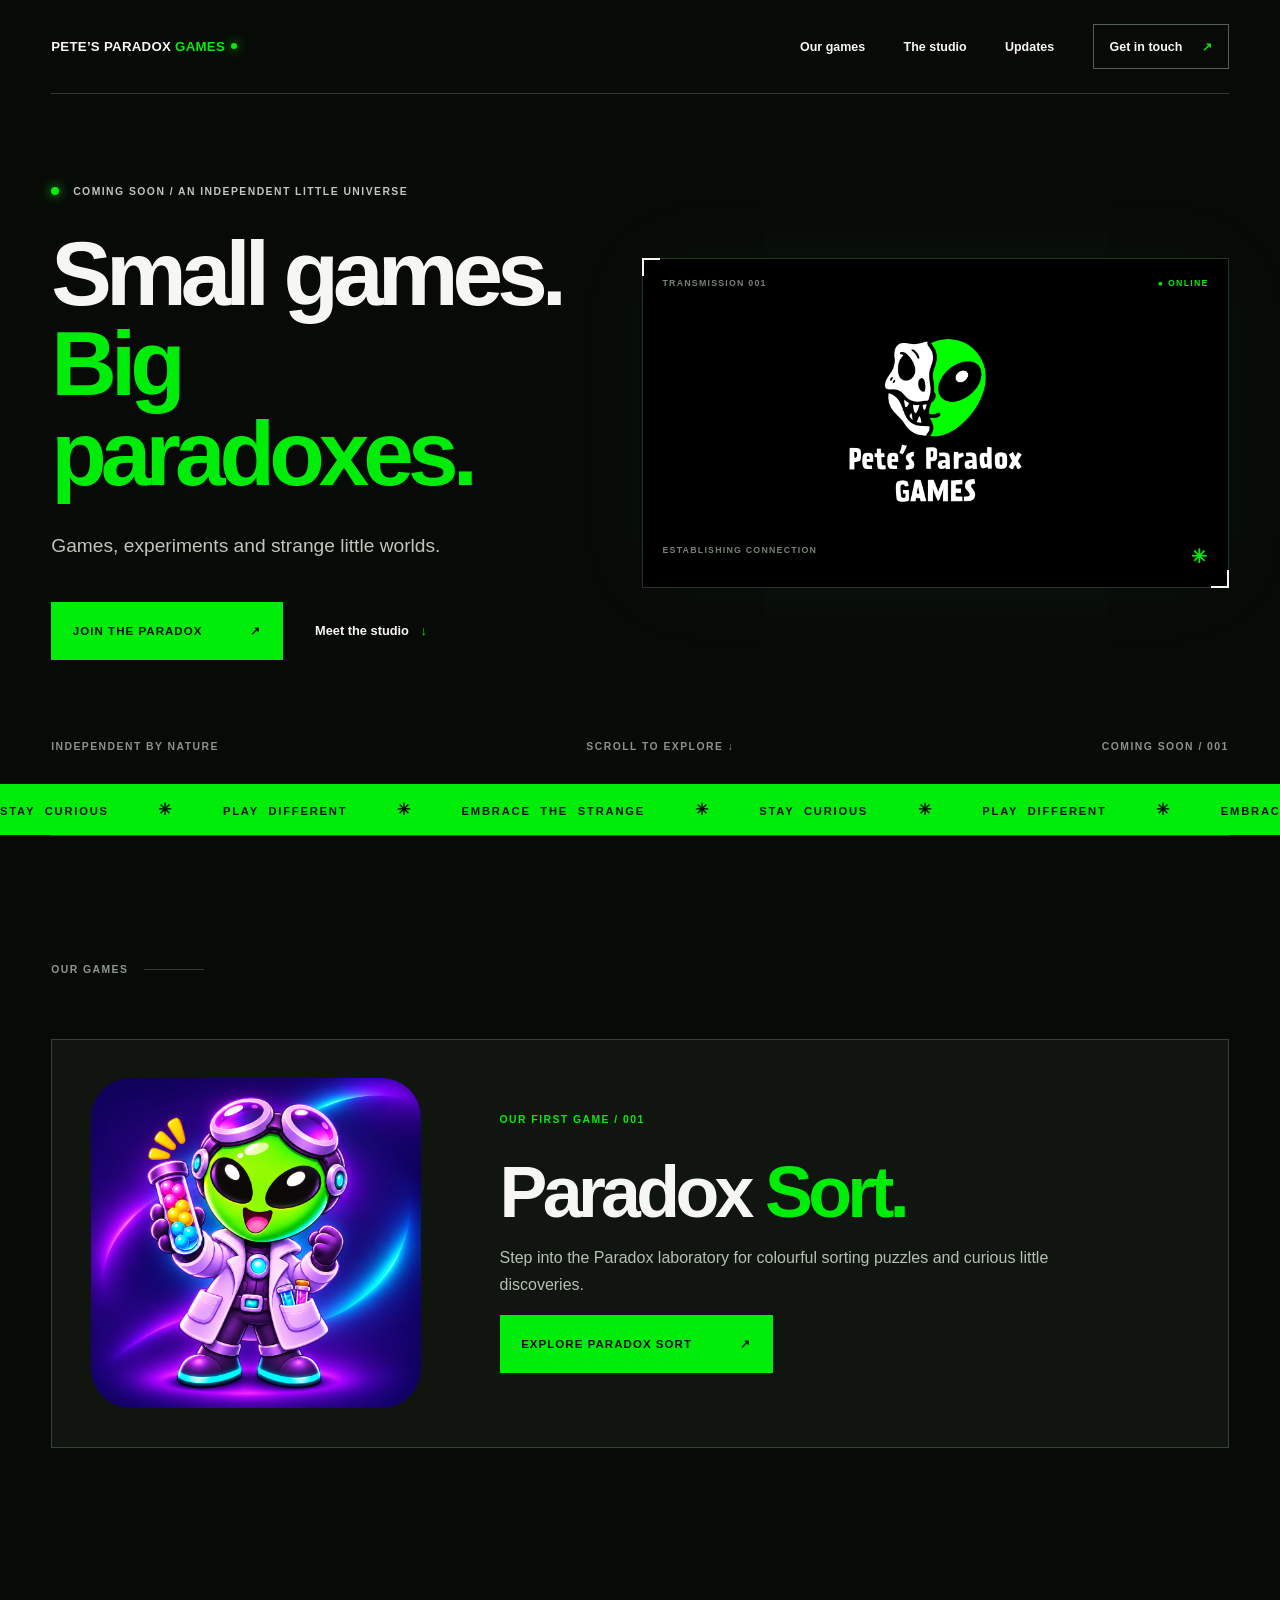
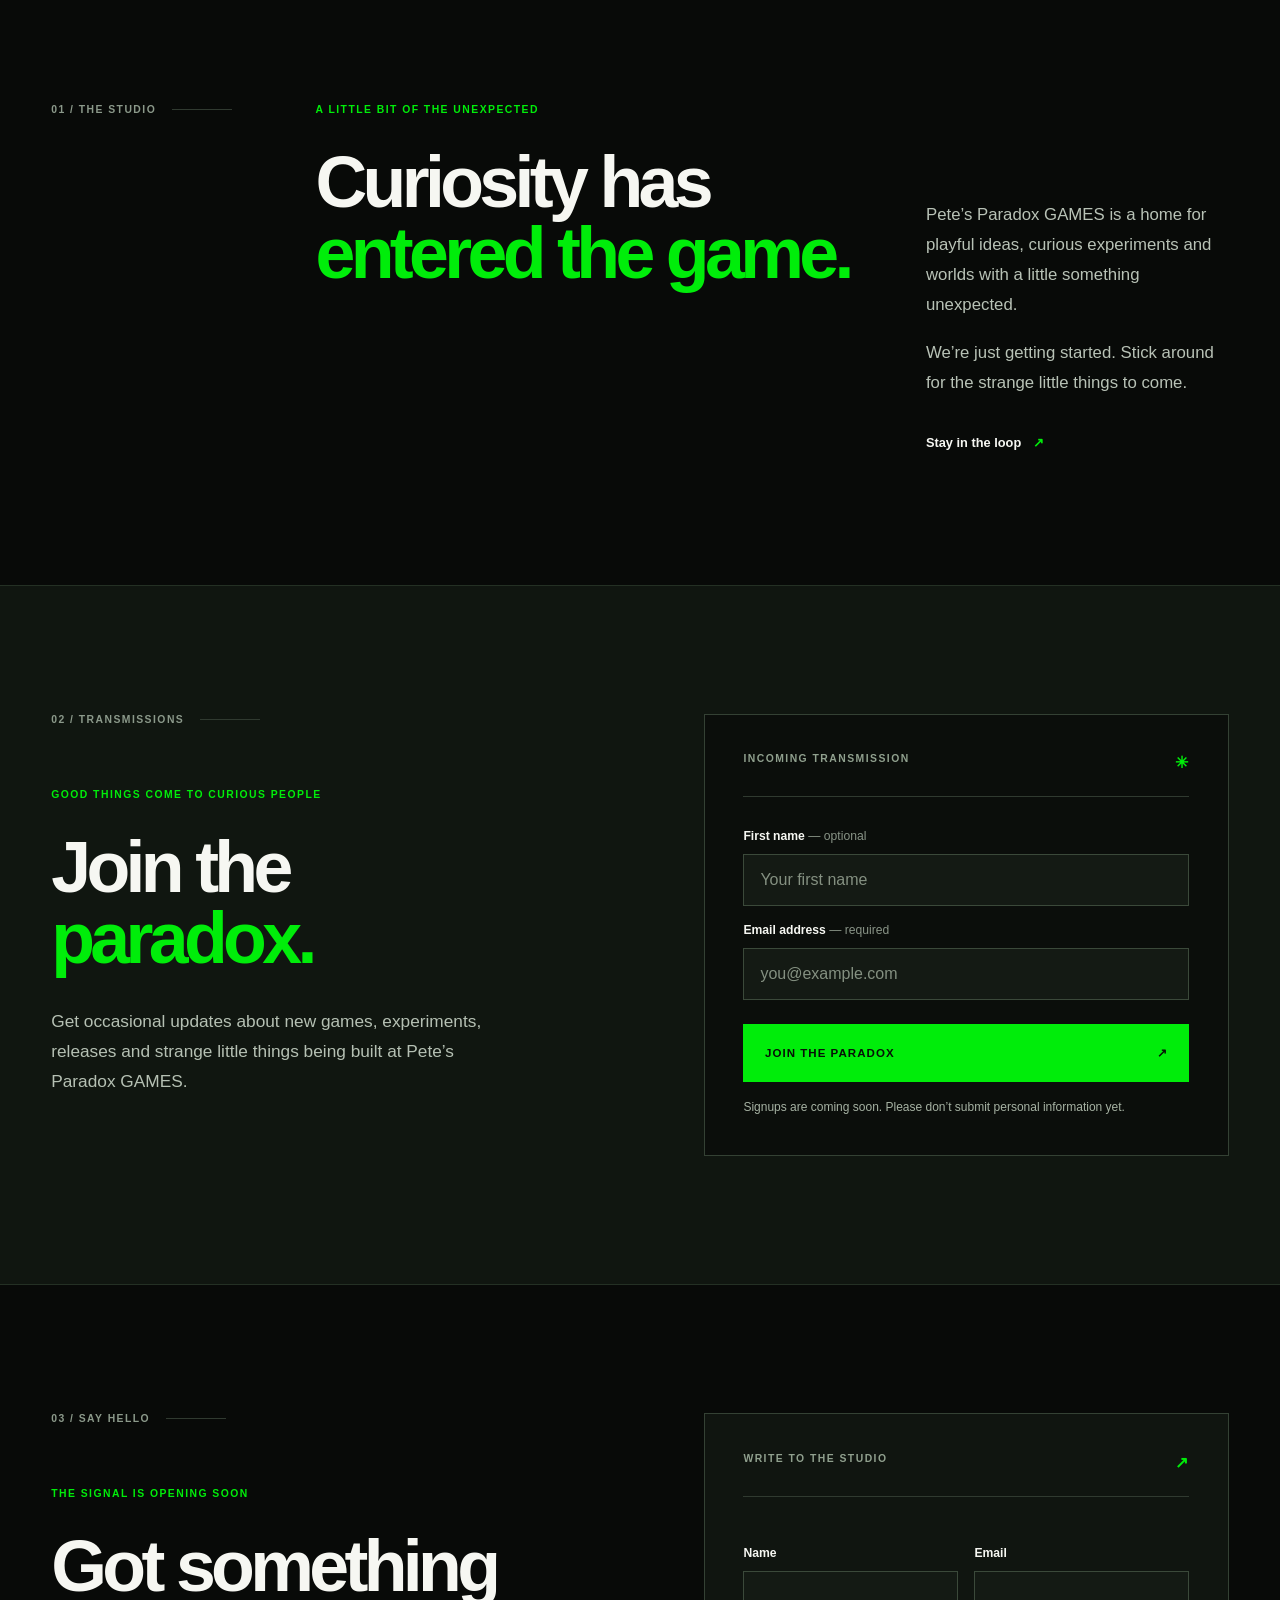
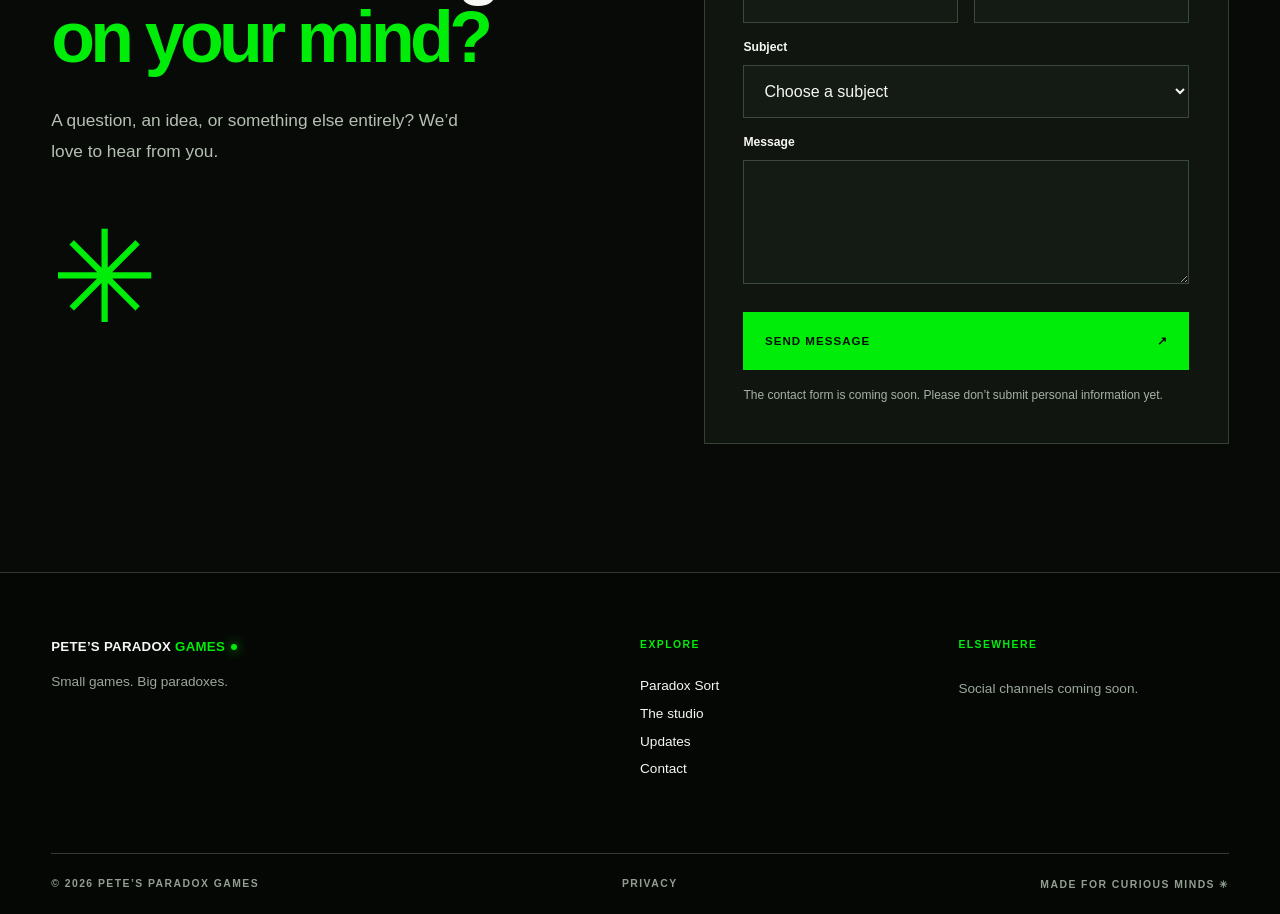
<file: index.html>
<!doctype html>
<html lang="en">
<head>
<meta charset="utf-8"><meta name="viewport" content="width=device-width, initial-scale=1">
<title>Pete’s Paradox GAMES — Coming Soon</title>
<meta name="description" content="Small games. Big paradoxes. Games, experiments and strange little worlds from Pete’s Paradox GAMES.">
<link rel="icon" type="image/png" sizes="192x192" href="/favicon.png"><link rel="apple-touch-icon" sizes="180x180" href="/apple-touch-icon.png">
<meta name="theme-color" content="#080a08"><link rel="canonical" href="https://petesparadox.games/">
<meta property="og:site_name" content="Pete’s Paradox GAMES"><meta property="og:locale" content="en_GB">
<meta property="og:title" content="Pete’s Paradox GAMES — Coming Soon"><meta property="og:description" content="Small games. Big paradoxes. Games, experiments and strange little worlds."><meta property="og:type" content="website"><meta property="og:url" content="https://petesparadox.games/"><meta property="og:image" content="https://petesparadox.games/approved-landscape.png"><meta property="og:image:width" content="1920"><meta property="og:image:height" content="1080"><meta property="og:image:alt" content="Pete’s Paradox GAMES studio logo"><meta name="twitter:card" content="summary_large_image"><meta name="twitter:title" content="Pete’s Paradox GAMES — Coming Soon"><meta name="twitter:description" content="Small games. Big paradoxes. Games, experiments and strange little worlds."><meta name="twitter:image" content="https://petesparadox.games/approved-landscape.png">
<link rel="stylesheet" href="style.css?v=paradox-sort-1"><script src="app.js" defer></script>
<script type="application/ld+json">{"@context":"https://schema.org","@graph":[{"@type":"WebSite","@id":"https://petesparadox.games/#website","url":"https://petesparadox.games/","name":"Pete’s Paradox GAMES","publisher":{"@id":"https://petesparadox.games/#organization"}},{"@type":"Organization","@id":"https://petesparadox.games/#organization","name":"Pete’s Paradox GAMES","url":"https://petesparadox.games/","logo":"https://petesparadox.games/approved-landscape.png"}]}</script>
</head>
<body>
<a class="skip" href="#main">Skip to content</a>
<header class="header wrap"><a class="brand" href="#top" aria-label="Pete’s Paradox GAMES, home">PETE’S PARADOX <span>GAMES</span><i aria-hidden="true"></i></a><nav aria-label="Main navigation"><a href="#games">Our games</a><a href="#about">The studio</a><a href="#newsletter">Updates</a><a class="nav-contact" href="#contact">Get in touch <span aria-hidden="true">↗</span></a></nav></header>
<main id="main"><section class="hero wrap" id="top" aria-labelledby="hero-title"><div class="hero-copy"><p class="eyebrow"><span class="dot"></span> COMING SOON / AN INDEPENDENT LITTLE UNIVERSE</p><h1 id="hero-title">Small games.<br><em>Big paradoxes.</em></h1><p class="lead">Games, experiments and strange little worlds.</p><div class="hero-actions"><a class="button primary" href="#newsletter">JOIN THE PARADOX <span aria-hidden="true">↗</span></a><a class="text-link" href="#about">Meet the studio <span aria-hidden="true">↓</span></a></div></div><div class="hero-art"><div class="art-label"><span>TRANSMISSION 001</span><span>● ONLINE</span></div><img src="approved-landscape.png" alt="Pete’s Paradox GAMES logo: a T-rex and alien icon above the studio wordmark" width="1920" height="1080" fetchpriority="high"><div class="art-bottom"><span>ESTABLISHING CONNECTION</span><span>✳</span></div></div><div class="hero-foot"><span>INDEPENDENT BY NATURE</span><span>SCROLL TO EXPLORE ↓</span><span>COMING SOON / 001</span></div></section>
<div class="ticker" aria-hidden="true"><div class="ticker-track"><span class="ticker-group">STAY CURIOUS <b>✳</b> PLAY DIFFERENT <b>✳</b> EMBRACE THE STRANGE <b>✳</b> STAY CURIOUS <b>✳</b> PLAY DIFFERENT <b>✳</b> EMBRACE THE STRANGE <b>✳</b> STAY CURIOUS <b>✳</b> PLAY DIFFERENT <b>✳</b> EMBRACE THE STRANGE <b>✳</b> STAY CURIOUS <b>✳</b> PLAY DIFFERENT <b>✳</b> EMBRACE THE STRANGE <b>✳</b></span><span class="ticker-group">STAY CURIOUS <b>✳</b> PLAY DIFFERENT <b>✳</b> EMBRACE THE STRANGE <b>✳</b> STAY CURIOUS <b>✳</b> PLAY DIFFERENT <b>✳</b> EMBRACE THE STRANGE <b>✳</b> STAY CURIOUS <b>✳</b> PLAY DIFFERENT <b>✳</b> EMBRACE THE STRANGE <b>✳</b> STAY CURIOUS <b>✳</b> PLAY DIFFERENT <b>✳</b> EMBRACE THE STRANGE <b>✳</b></span></div></div>
<section class="games-feature section wrap" id="games"><div class="section-index"><span>OUR GAMES</span><span class="line"></span></div><div class="games-card"><img src="paradox-sort-alien.png" alt="Paradox Sort game icon" width="1024" height="1024" style="height:auto" loading="lazy"><div><p class="eyebrow green">OUR FIRST GAME / 001</p><h2>Paradox <em>Sort.</em></h2><p>Step into the Paradox laboratory for colourful sorting puzzles and curious little discoveries.</p><a class="button primary" href="/paradox-sort/">EXPLORE PARADOX SORT <span aria-hidden="true">↗</span></a></div></div></section>
<section class="about section wrap" id="about"><div class="section-index"><span>01 / THE STUDIO</span><span class="line"></span></div><div><p class="eyebrow green">A LITTLE BIT OF THE UNEXPECTED</p><h2>Curiosity has<br><em>entered the game.</em></h2></div><div class="about-copy"><p>Pete’s Paradox GAMES is a home for playful ideas, curious experiments and worlds with a little something unexpected.</p><p>We’re just getting started. Stick around for the strange little things to come.</p><a class="text-link" href="#newsletter">Stay in the loop <span aria-hidden="true">↗</span></a></div></section>
<section class="newsletter section" id="newsletter"><div class="wrap newsletter-grid"><div><div class="section-index"><span>02 / TRANSMISSIONS</span><span class="line"></span></div><p class="eyebrow green">GOOD THINGS COME TO CURIOUS PEOPLE</p><h2>Join the<br><em>paradox.</em></h2><p class="section-copy">Get occasional updates about new games, experiments, releases and strange little things being built at Pete’s Paradox GAMES.</p></div><form class="form-card" data-form="newsletter"><div class="card-top"><span>INCOMING TRANSMISSION</span><span aria-hidden="true">✳</span></div><label for="first-name">First name <span>— optional</span></label><input id="first-name" name="firstName" autocomplete="given-name" placeholder="Your first name"><label for="newsletter-email">Email address <span>— required</span></label><input id="newsletter-email" name="email" type="email" autocomplete="email" placeholder="you@example.com" required><div class="trap" aria-hidden="true"><label for="newsletter-company">Company</label><input id="newsletter-company" name="company" tabindex="-1" autocomplete="off"></div><button class="button primary full" type="submit">JOIN THE PARADOX <span aria-hidden="true">↗</span></button><p class="form-note">Signups are coming soon. Please don’t submit personal information yet.</p><p class="status" role="status" aria-live="polite"></p></form></div></section>
<section class="contact section wrap" id="contact"><div><div class="section-index"><span>03 / SAY HELLO</span><span class="line"></span></div><p class="eyebrow green">THE SIGNAL IS OPENING SOON</p><h2>Got something<br><em>on your mind?</em></h2><p class="section-copy">A question, an idea, or something else entirely? We’d love to hear from you.</p><div class="contact-mark" aria-hidden="true">✳</div></div><form class="form-card contact-card" data-form="contact"><div class="card-top"><span>WRITE TO THE STUDIO</span><span aria-hidden="true">↗</span></div><div class="two"><div><label for="name">Name</label><input id="name" name="name" autocomplete="name" required></div><div><label for="email">Email</label><input id="email" name="email" type="email" autocomplete="email" required></div></div><label for="subject">Subject</label><select id="subject" name="subject" required><option value="" selected disabled>Choose a subject</option><option>General</option><option>Business</option><option>Press</option><option>Support</option><option>Other</option></select><label for="message">Message</label><textarea id="message" name="message" rows="5" required></textarea><div class="trap" aria-hidden="true"><label for="contact-company">Company</label><input id="contact-company" name="company" tabindex="-1" autocomplete="off"></div><button class="button primary full" type="submit">SEND MESSAGE <span aria-hidden="true">↗</span></button><p class="form-note">The contact form is coming soon. Please don’t submit personal information yet.</p><p class="status" role="status" aria-live="polite"></p></form></section></main>
<footer><div class="wrap footer-top"><div><a class="brand" href="#top">PETE’S PARADOX <span>GAMES</span><i aria-hidden="true"></i></a><p>Small games. Big paradoxes.</p></div><div><p class="footer-label">EXPLORE</p><a href="/paradox-sort/">Paradox Sort</a><a href="#about">The studio</a><a href="#newsletter">Updates</a><a href="#contact">Contact</a></div><div><p class="footer-label">ELSEWHERE</p><p class="muted">Social channels coming soon.</p></div></div><div class="wrap footer-bottom"><span>© 2026 PETE’S PARADOX GAMES</span><a href="privacy.html">PRIVACY</a><span>MADE FOR CURIOUS MINDS ✳</span></div></footer>
</body></html>
</file>
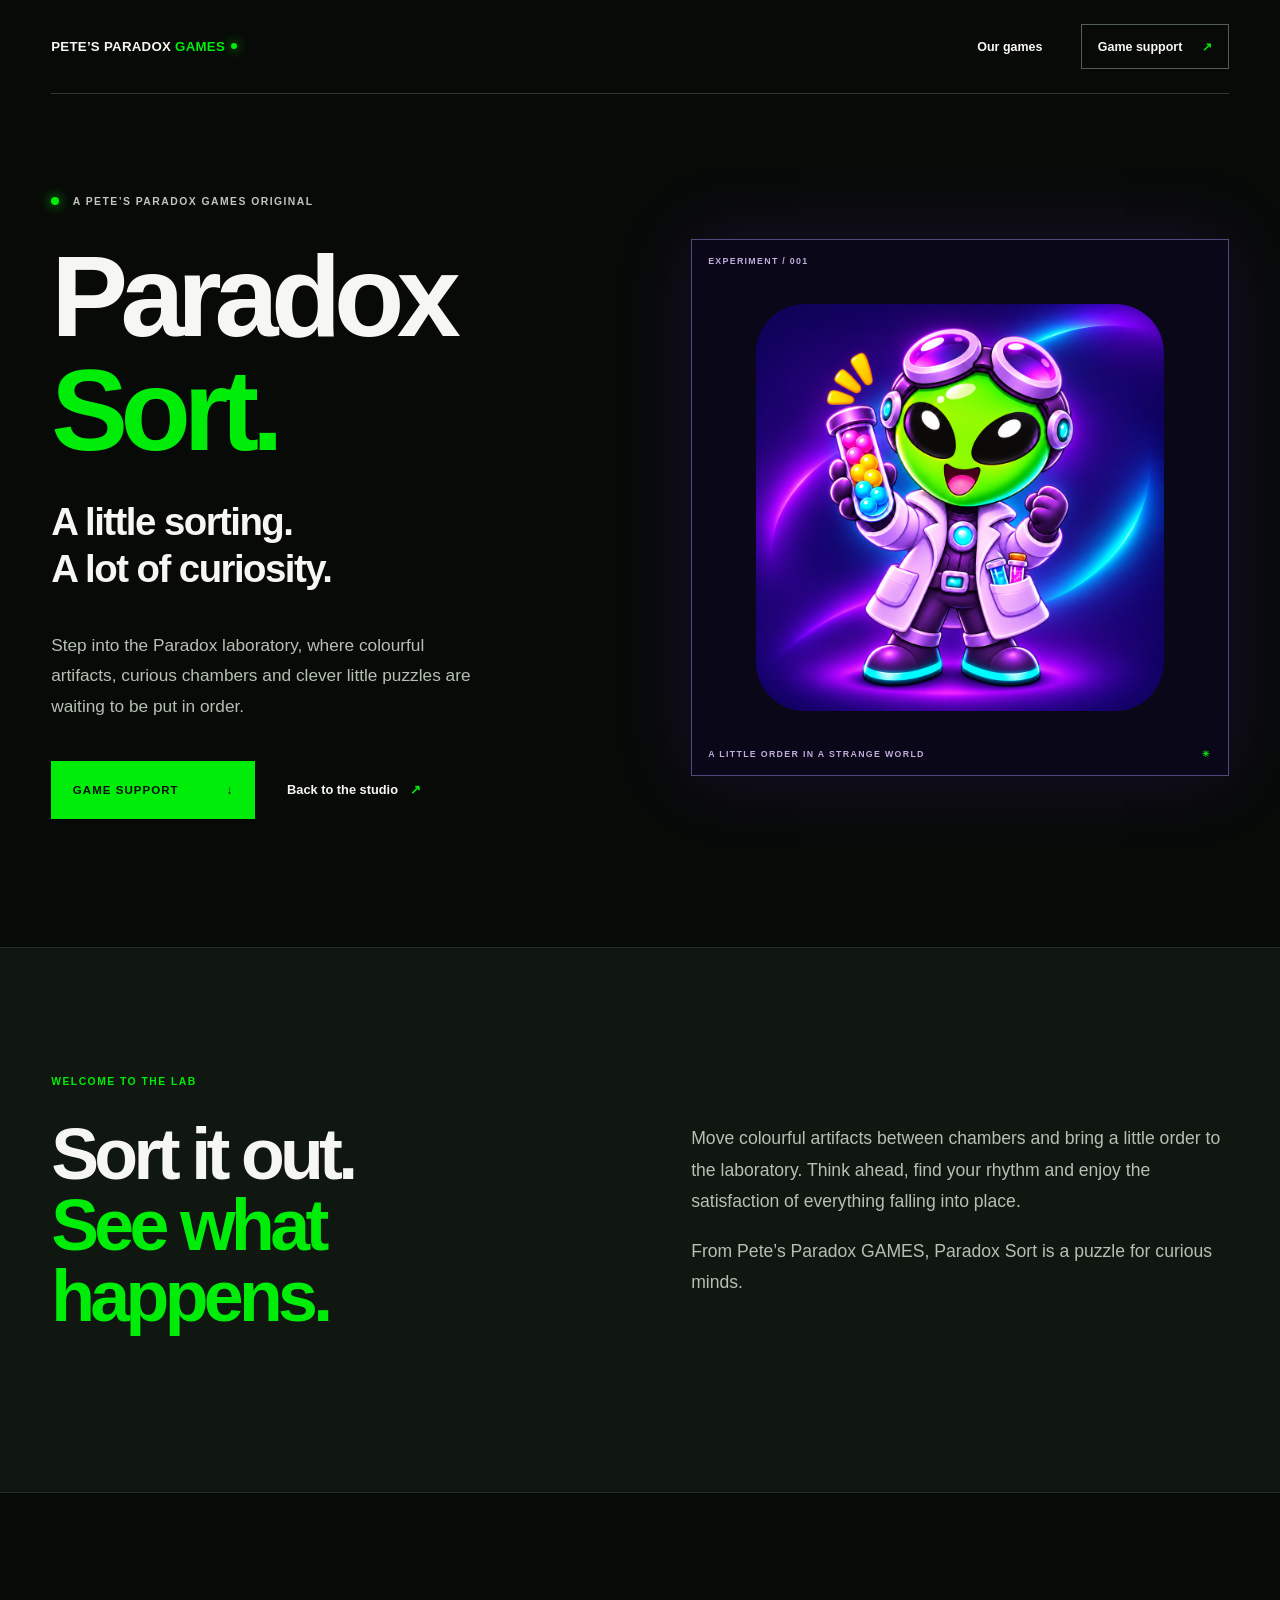
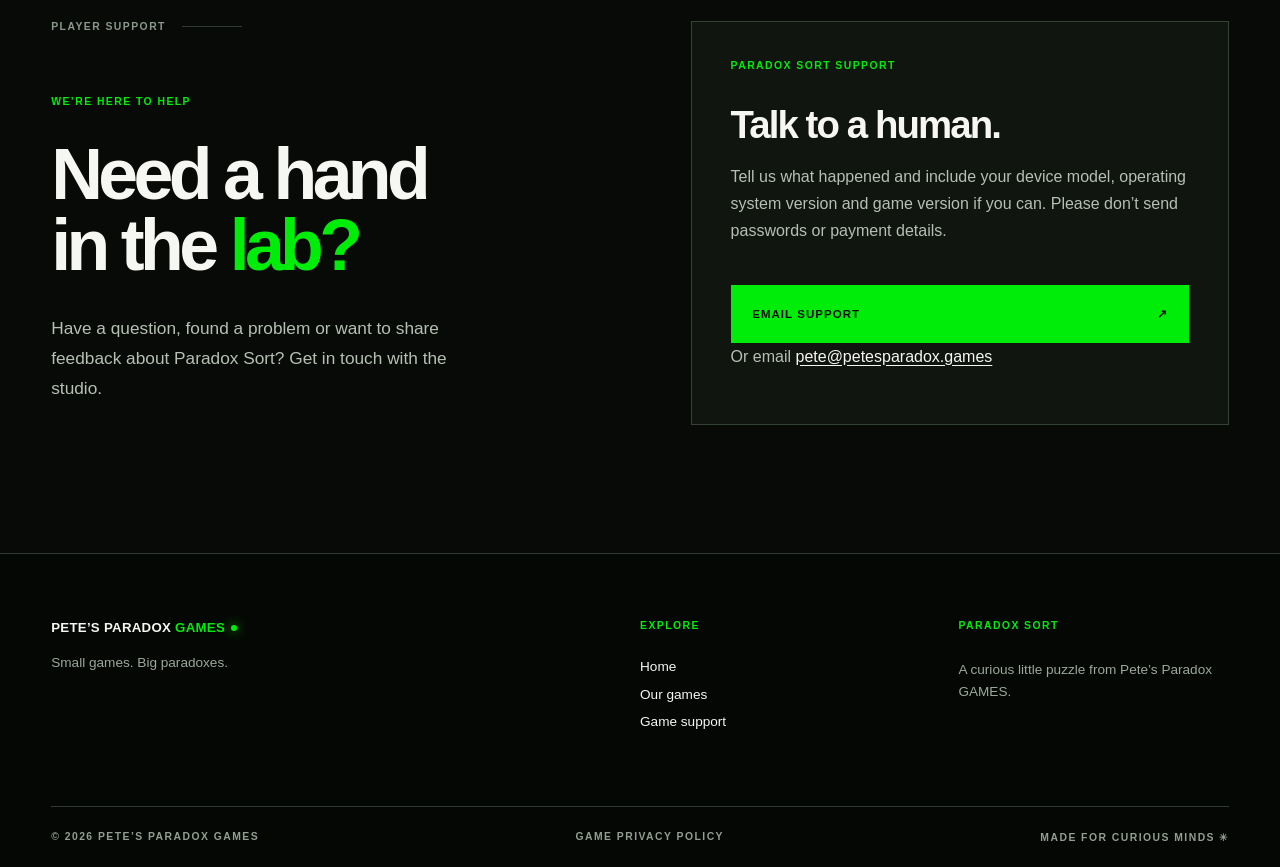
<file: paradox-sort/index.html>
<!doctype html>
<html lang="en"><head>
<meta charset="utf-8"><meta name="viewport" content="width=device-width,initial-scale=1">
<title>Paradox Sort — Game &amp; Support | Pete’s Paradox GAMES</title>
<meta name="description" content="Discover Paradox Sort, a colourful sorting puzzle game from Pete’s Paradox GAMES. Find game support and contact the studio.">
<meta name="theme-color" content="#080a08"><link rel="canonical" href="https://petesparadox.games/paradox-sort/">
<link rel="icon" type="image/png" sizes="192x192" href="/favicon.png"><link rel="apple-touch-icon" href="/apple-touch-icon.png">
<meta property="og:type" content="website"><meta property="og:site_name" content="Pete’s Paradox GAMES"><meta property="og:title" content="Paradox Sort — Game &amp; Support"><meta property="og:description" content="A little sorting. A lot of curiosity. Discover Paradox Sort."><meta property="og:url" content="https://petesparadox.games/paradox-sort/"><meta property="og:image" content="https://petesparadox.games/paradox-sort-alien.png"><meta name="twitter:card" content="summary_large_image">
<link rel="stylesheet" href="/style.css?v=paradox-sort-1"><script src="/app.js" defer></script></head>
<body><a class="skip" href="#main">Skip to content</a>
<header class="header wrap"><a class="brand" href="/" aria-label="Pete’s Paradox GAMES, home">PETE’S PARADOX <span>GAMES</span><i aria-hidden="true"></i></a><nav aria-label="Main navigation"><a href="/#games">Our games</a><a class="nav-contact" href="#support">Game support <span aria-hidden="true">↗</span></a></nav></header>
<main id="main"><section class="game-hero wrap"><div class="game-hero-copy"><p class="eyebrow"><span class="dot"></span> A PETE’S PARADOX GAMES ORIGINAL</p><h1>Paradox<br><em>Sort.</em></h1><p class="game-tagline">A little sorting.<br>A lot of curiosity.</p><p class="section-copy">Step into the Paradox laboratory, where colourful artifacts, curious chambers and clever little puzzles are waiting to be put in order.</p><div class="hero-actions"><a class="button primary" href="#support">GAME SUPPORT <span aria-hidden="true">↓</span></a><a class="text-link" href="/#games">Back to the studio <span aria-hidden="true">↗</span></a></div></div><div class="game-art"><span class="game-art-label">EXPERIMENT / 001</span><img src="/paradox-sort-alien.png" width="1024" height="1024" style="height:auto" alt="Paradox Sort game icon showing an alien scientist holding colourful artifacts"><span class="game-art-bottom">A LITTLE ORDER IN A STRANGE WORLD <span aria-hidden="true">✳</span></span></div></section>
<section class="game-about"><div class="wrap game-about-grid"><div><p class="eyebrow green">WELCOME TO THE LAB</p><h2>Sort it out.<br><em>See what happens.</em></h2></div><div class="game-description"><p>Move colourful artifacts between chambers and bring a little order to the laboratory. Think ahead, find your rhythm and enjoy the satisfaction of everything falling into place.</p><p>From Pete’s Paradox GAMES, Paradox Sort is a puzzle for curious minds.</p></div></div></section>
<section id="support" class="section wrap support-grid"><div><div class="section-index"><span>PLAYER SUPPORT</span><span class="line"></span></div><p class="eyebrow green">WE’RE HERE TO HELP</p><h2>Need a hand<br>in the <em>lab?</em></h2><p class="section-copy">Have a question, found a problem or want to share feedback about Paradox Sort? Get in touch with the studio.</p></div><div class="support-card"><p class="eyebrow green">PARADOX SORT SUPPORT</p><h3>Talk to a human.</h3><p>Tell us what happened and include your device model, operating system version and game version if you can. Please don’t send passwords or payment details.</p><a class="button primary full" href="mailto:pete@petesparadox.games?subject=Paradox%20Sort%20Support">EMAIL SUPPORT <span aria-hidden="true">↗</span></a><p class="support-address">Or email <a href="mailto:pete@petesparadox.games">pete@petesparadox.games</a></p></div></section></main>
<footer><div class="wrap footer-top"><div><a class="brand" href="/">PETE’S PARADOX <span>GAMES</span><i aria-hidden="true"></i></a><p>Small games. Big paradoxes.</p></div><div><p class="footer-label">EXPLORE</p><a href="/">Home</a><a href="/#games">Our games</a><a href="#support">Game support</a></div><div><p class="footer-label">PARADOX SORT</p><p class="muted">A curious little puzzle from Pete’s Paradox GAMES.</p></div></div><div class="wrap footer-bottom"><span>© 2026 PETE’S PARADOX GAMES</span><a href="/privacy-policy/">GAME PRIVACY POLICY</a><span>MADE FOR CURIOUS MINDS ✳</span></div></footer></body></html>
</file>
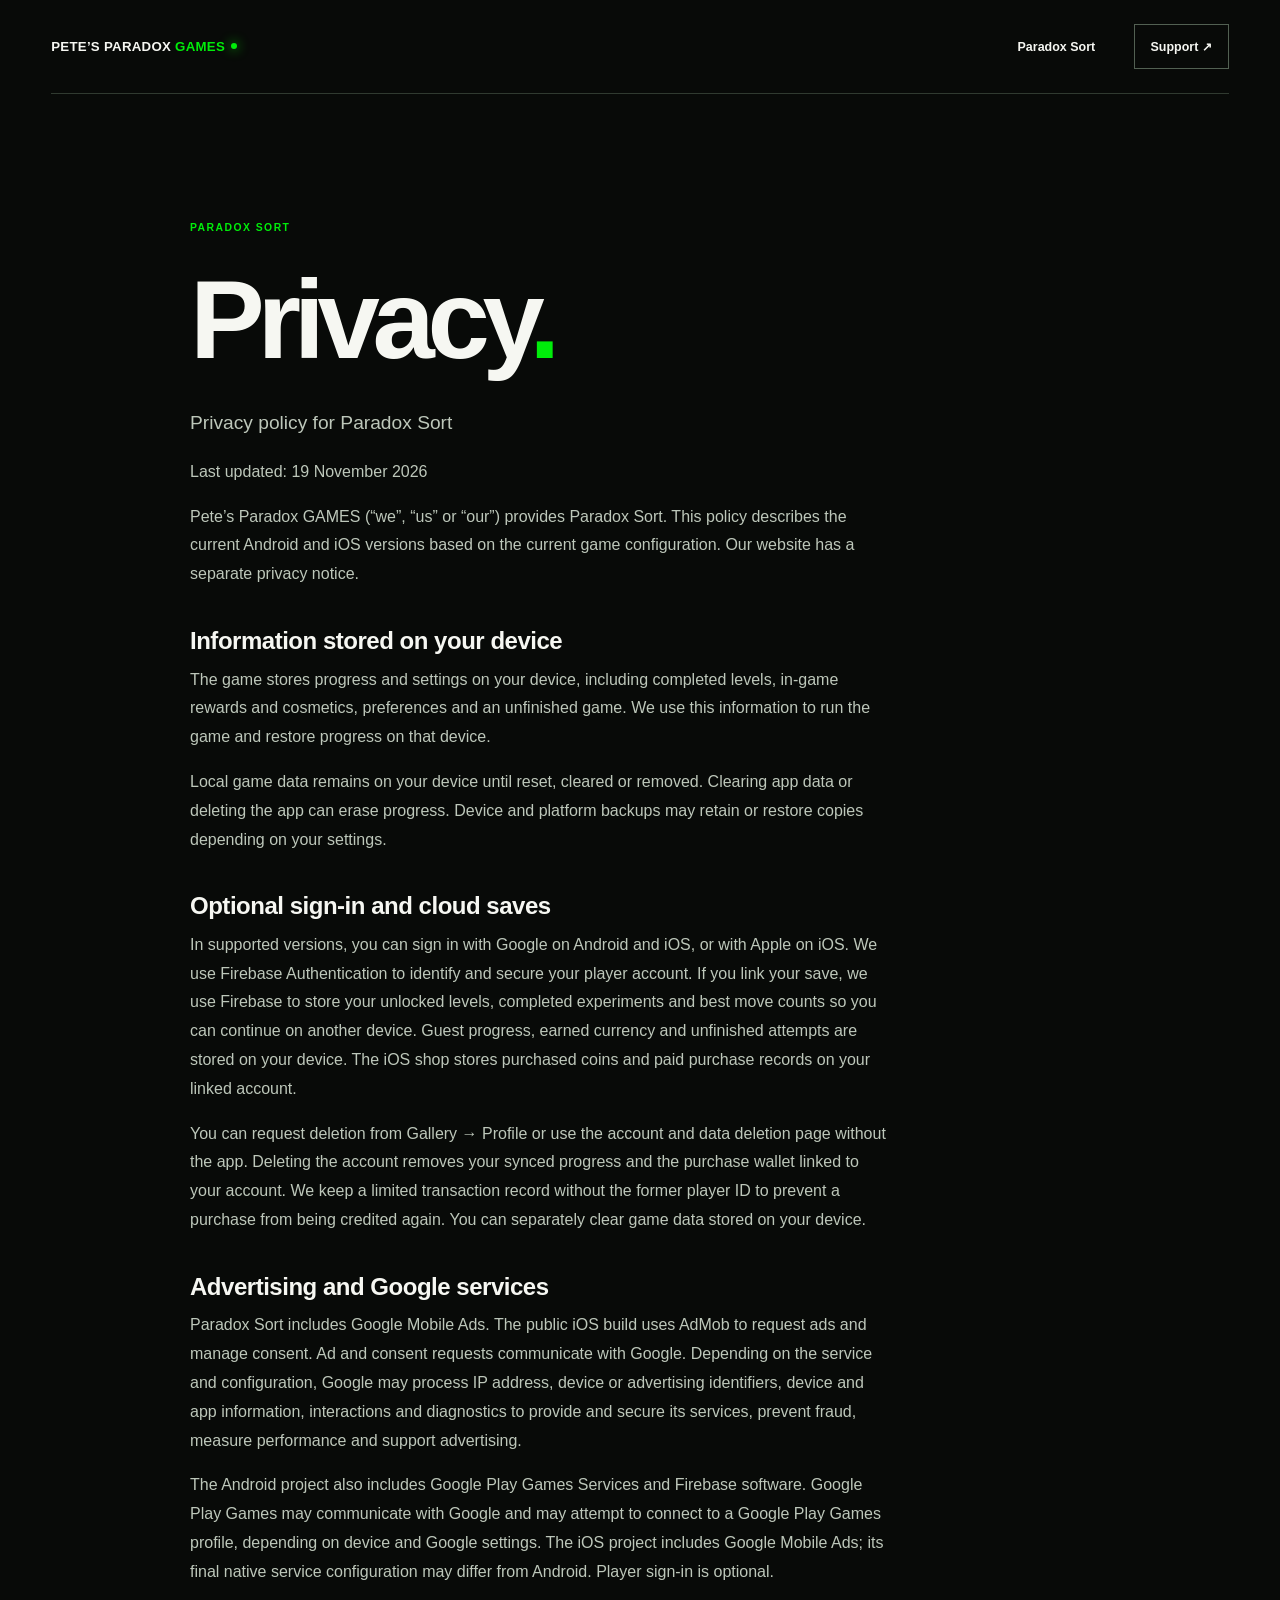
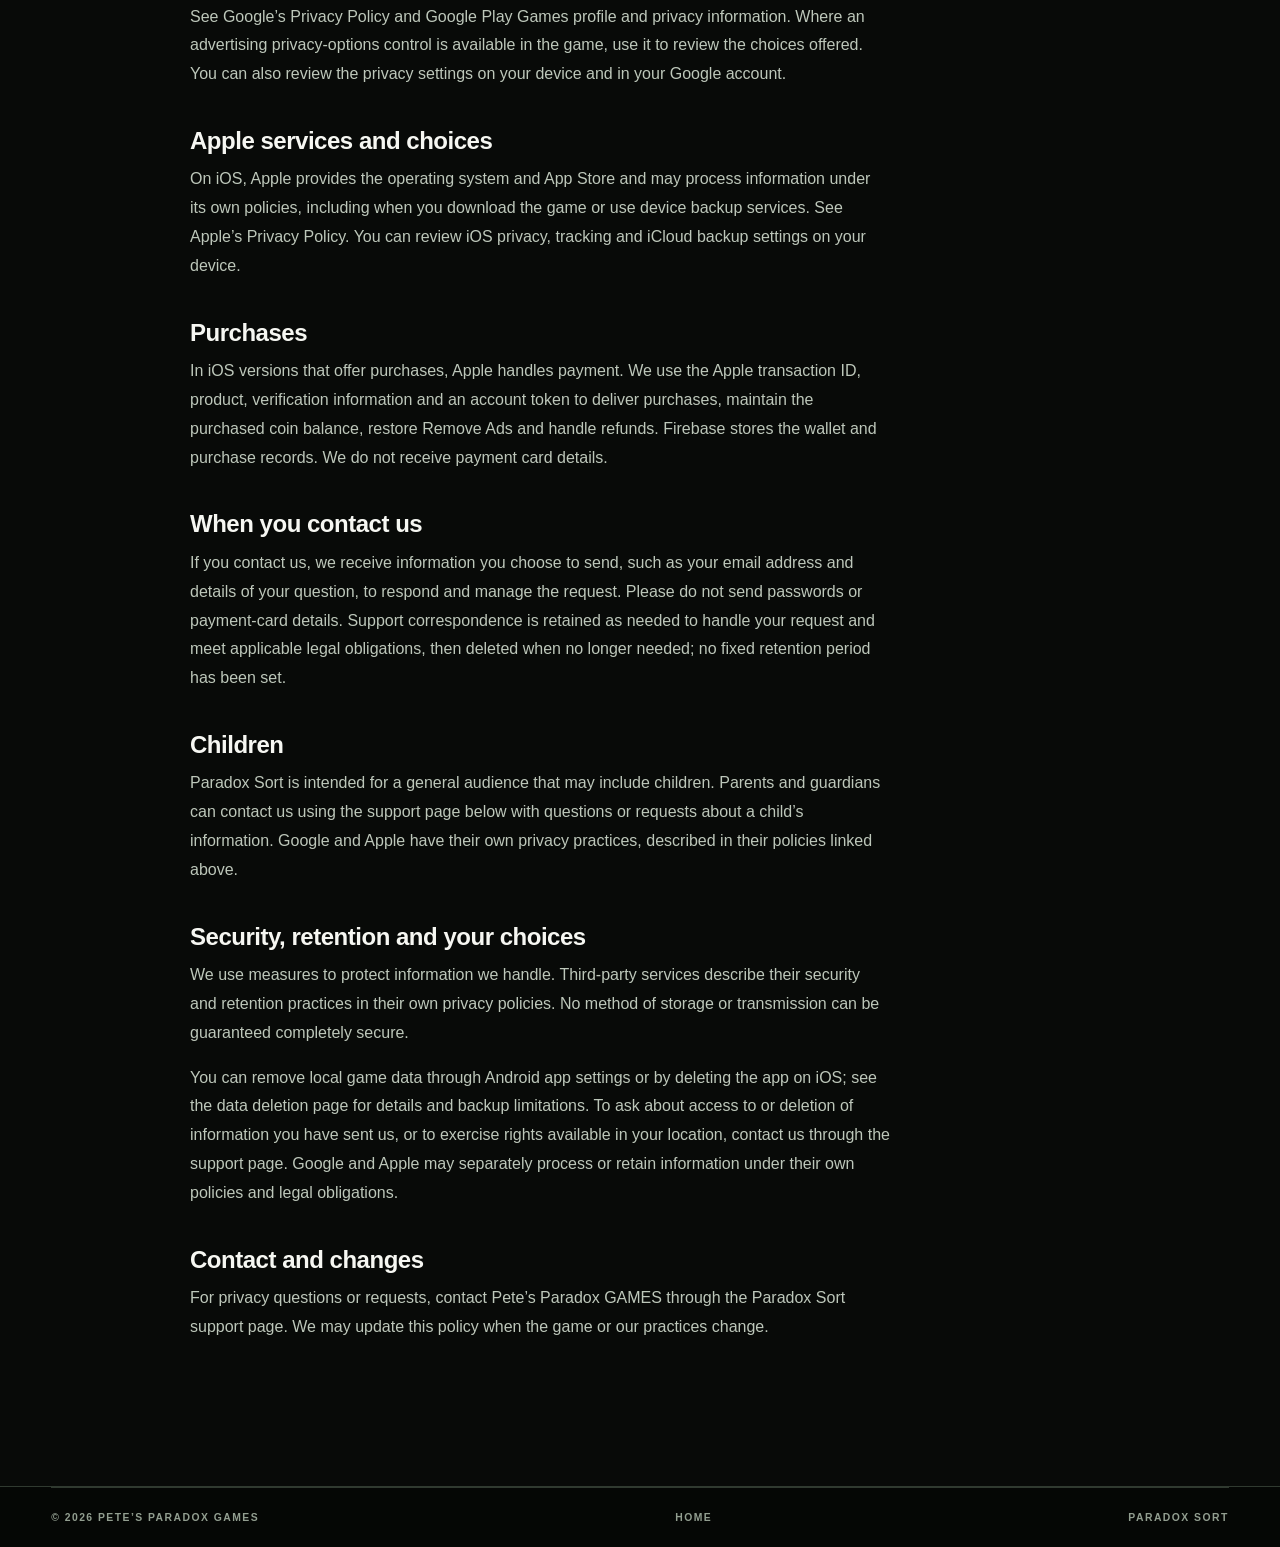
<file: privacy-policy/index.html>
<!doctype html>
<html lang="en"><head><meta charset="utf-8"><meta name="viewport" content="width=device-width,initial-scale=1"><title>Paradox Sort Privacy Policy | Pete’s Paradox GAMES</title><meta name="description" content="How Paradox Sort handles game and device data, third-party services, support requests, and privacy choices."><link rel="canonical" href="https://petesparadox.games/privacy-policy/"><link rel="stylesheet" href="/style.css?v=paradox-sort-1"><link rel="icon" href="/favicon.png"><meta name="theme-color" content="#080a08"></head><body><a class="skip" href="#main">Skip to content</a><header class="header wrap"><a class="brand" href="/">PETE’S PARADOX <span>GAMES</span><i aria-hidden="true"></i></a><nav aria-label="Main navigation"><a href="/paradox-sort/">Paradox Sort</a><a class="nav-contact" href="/paradox-sort/#support">Support ↗</a></nav></header><main id="main" class="wrap privacy section"><p class="eyebrow green">PARADOX SORT</p><h1>Privacy<span class="green">.</span></h1><p class="lead">Privacy policy for Paradox Sort</p><div class="prose"><p>Last updated: 19 November 2026</p><p>Pete’s Paradox GAMES (“we”, “us” or “our”) provides Paradox Sort. This policy describes the current Android and iOS versions based on the current game configuration. Our website has a <a href="/privacy.html">separate privacy notice</a>.</p><h2>Information stored on your device</h2><p>The game stores progress and settings on your device, including completed levels, in-game rewards and cosmetics, preferences and an unfinished game. We use this information to run the game and restore progress on that device.</p><p>Local game data remains on your device until reset, cleared or removed. Clearing app data or deleting the app can erase progress. Device and platform backups may retain or restore copies depending on your settings.</p><h2>Optional sign-in and cloud saves</h2><p>In supported versions, you can sign in with Google on Android and iOS, or with Apple on iOS. We use Firebase Authentication to identify and secure your player account. If you link your save, we use Firebase to store your unlocked levels, completed experiments and best move counts so you can continue on another device. Guest progress, earned currency and unfinished attempts are stored on your device. The iOS shop stores purchased coins and paid purchase records on your linked account.</p><p>You can request deletion from Gallery → Profile or use the <a href="/paradox-sort/delete-account/">account and data deletion page</a> without the app. Deleting the account removes your synced progress and the purchase wallet linked to your account. We keep a limited transaction record without the former player ID to prevent a purchase from being credited again. You can separately clear game data stored on your device.</p><h2>Advertising and Google services</h2><p>Paradox Sort includes Google Mobile Ads. The public iOS build uses AdMob to request ads and manage consent. Ad and consent requests communicate with Google. Depending on the service and configuration, Google may process IP address, device or advertising identifiers, device and app information, interactions and diagnostics to provide and secure its services, prevent fraud, measure performance and support advertising.</p><p>The Android project also includes Google Play Games Services and Firebase software. Google Play Games may communicate with Google and may attempt to connect to a Google Play Games profile, depending on device and Google settings. The iOS project includes Google Mobile Ads; its final native service configuration may differ from Android. Player sign-in is optional.</p><p>See <a href="https://policies.google.com/privacy">Google’s Privacy Policy</a> and <a href="https://support.google.com/googleplay/answer/3129346">Google Play Games profile and privacy information</a>. Where an advertising privacy-options control is available in the game, use it to review the choices offered. You can also review the privacy settings on your device and in your Google account.</p><h2>Apple services and choices</h2><p>On iOS, Apple provides the operating system and App Store and may process information under its own policies, including when you download the game or use device backup services. See <a href="https://www.apple.com/legal/privacy/">Apple’s Privacy Policy</a>. You can review iOS privacy, tracking and iCloud backup settings on your device.</p><h2>Purchases</h2><p>In iOS versions that offer purchases, Apple handles payment. We use the Apple transaction ID, product, verification information and an account token to deliver purchases, maintain the purchased coin balance, restore Remove Ads and handle refunds. Firebase stores the wallet and purchase records. We do not receive payment card details.</p><h2>When you contact us</h2><p>If you contact us, we receive information you choose to send, such as your email address and details of your question, to respond and manage the request. Please do not send passwords or payment-card details. Support correspondence is retained as needed to handle your request and meet applicable legal obligations, then deleted when no longer needed; no fixed retention period has been set.</p><h2>Children</h2><p>Paradox Sort is intended for a general audience that may include children. Parents and guardians can contact us using the support page below with questions or requests about a child’s information. Google and Apple have their own privacy practices, described in their policies linked above.</p><h2>Security, retention and your choices</h2><p>We use measures to protect information we handle. Third-party services describe their security and retention practices in their own privacy policies. No method of storage or transmission can be guaranteed completely secure.</p><p>You can remove local game data through Android app settings or by deleting the app on iOS; see the <a href="/paradox-sort/delete-account/">data deletion page</a> for details and backup limitations. To ask about access to or deletion of information you have sent us, or to exercise rights available in your location, contact us through the support page. Google and Apple may separately process or retain information under their own policies and legal obligations.</p><h2>Contact and changes</h2><p>For privacy questions or requests, contact Pete’s Paradox GAMES through the <a href="/paradox-sort/#support">Paradox Sort support page</a>. We may update this policy when the game or our practices change.</p></div></main><footer><div class="wrap footer-bottom"><span>© 2026 PETE’S PARADOX GAMES</span><a href="/">HOME</a><a href="/paradox-sort/">PARADOX SORT</a></div></footer></body></html>
</file>
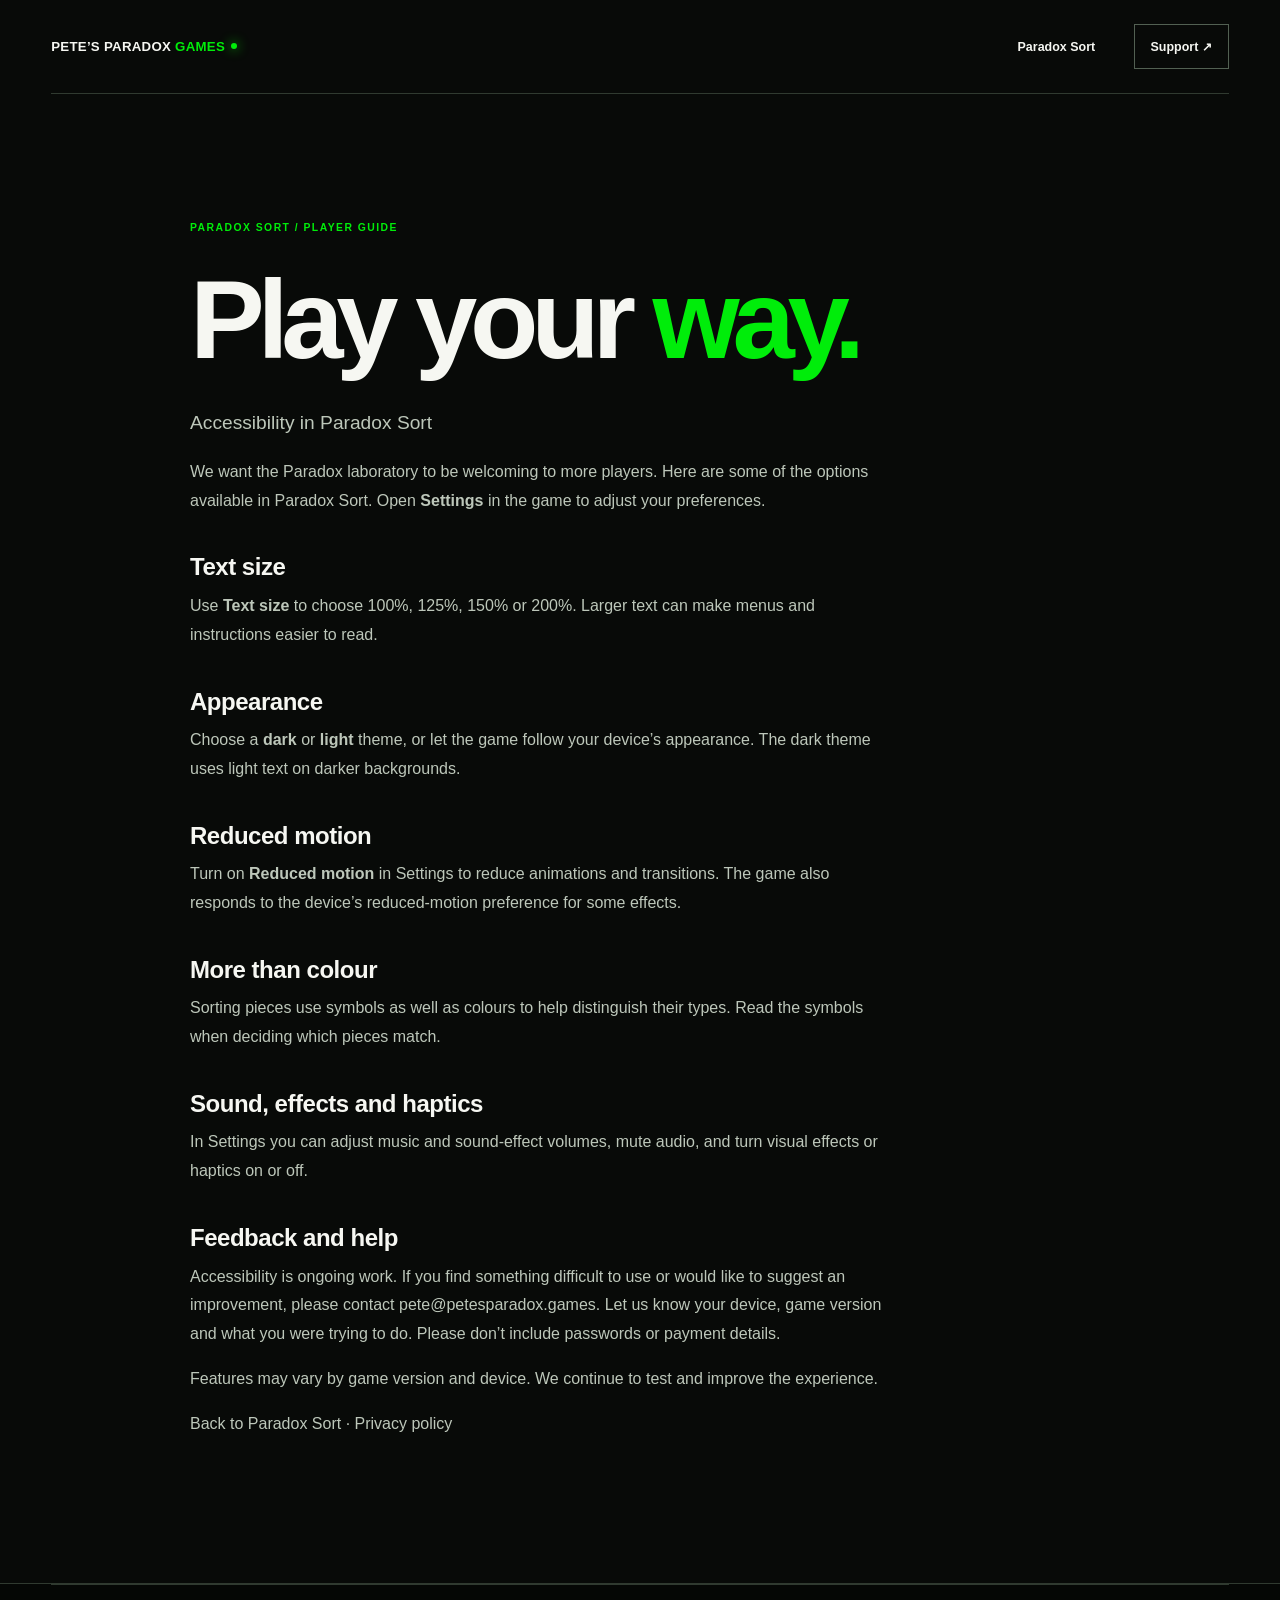
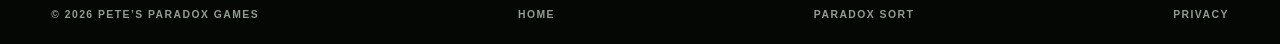
<file: paradox-sort/accessibility/index.html>
<!doctype html>
<html lang="en"><head><meta charset="utf-8"><meta name="viewport" content="width=device-width,initial-scale=1"><title>Paradox Sort Accessibility | Pete’s Paradox GAMES</title><meta name="description" content="Learn about accessibility options in Paradox Sort and contact us with feedback."><meta name="theme-color" content="#080a08"><link rel="canonical" href="https://petesparadox.games/paradox-sort/accessibility/"><link rel="stylesheet" href="/style.css?v=paradox-sort-1"><link rel="icon" href="/favicon.png"><link rel="apple-touch-icon" href="/apple-touch-icon.png"></head><body><a class="skip" href="#main">Skip to content</a><header class="header wrap"><a class="brand" href="/">PETE’S PARADOX <span>GAMES</span><i aria-hidden="true"></i></a><nav aria-label="Main navigation"><a href="/paradox-sort/">Paradox Sort</a><a class="nav-contact" href="/paradox-sort/#support">Support ↗</a></nav></header><main id="main" class="wrap privacy section"><p class="eyebrow green">PARADOX SORT / PLAYER GUIDE</p><h1>Play your <span class="green">way.</span></h1><p class="lead">Accessibility in Paradox Sort</p><div class="prose"><p>We want the Paradox laboratory to be welcoming to more players. Here are some of the options available in Paradox Sort. Open <strong>Settings</strong> in the game to adjust your preferences.</p><h2>Text size</h2><p>Use <strong>Text size</strong> to choose 100%, 125%, 150% or 200%. Larger text can make menus and instructions easier to read.</p><h2>Appearance</h2><p>Choose a <strong>dark</strong> or <strong>light</strong> theme, or let the game follow your device’s appearance. The dark theme uses light text on darker backgrounds.</p><h2>Reduced motion</h2><p>Turn on <strong>Reduced motion</strong> in Settings to reduce animations and transitions. The game also responds to the device’s reduced-motion preference for some effects.</p><h2>More than colour</h2><p>Sorting pieces use symbols as well as colours to help distinguish their types. Read the symbols when deciding which pieces match.</p><h2>Sound, effects and haptics</h2><p>In Settings you can adjust music and sound-effect volumes, mute audio, and turn visual effects or haptics on or off.</p><h2>Feedback and help</h2><p>Accessibility is ongoing work. If you find something difficult to use or would like to suggest an improvement, please contact <a href="mailto:pete@petesparadox.games?subject=Paradox%20Sort%20accessibility%20feedback">pete@petesparadox.games</a>. Let us know your device, game version and what you were trying to do. Please don’t include passwords or payment details.</p><p>Features may vary by game version and device. We continue to test and improve the experience.</p><p><a href="/paradox-sort/">Back to Paradox Sort</a> · <a href="/privacy-policy/">Privacy policy</a></p></div></main><footer><div class="wrap footer-bottom"><span>© 2026 PETE’S PARADOX GAMES</span><a href="/">HOME</a><a href="/paradox-sort/">PARADOX SORT</a><a href="/privacy-policy/">PRIVACY</a></div></footer></body></html>
</file>
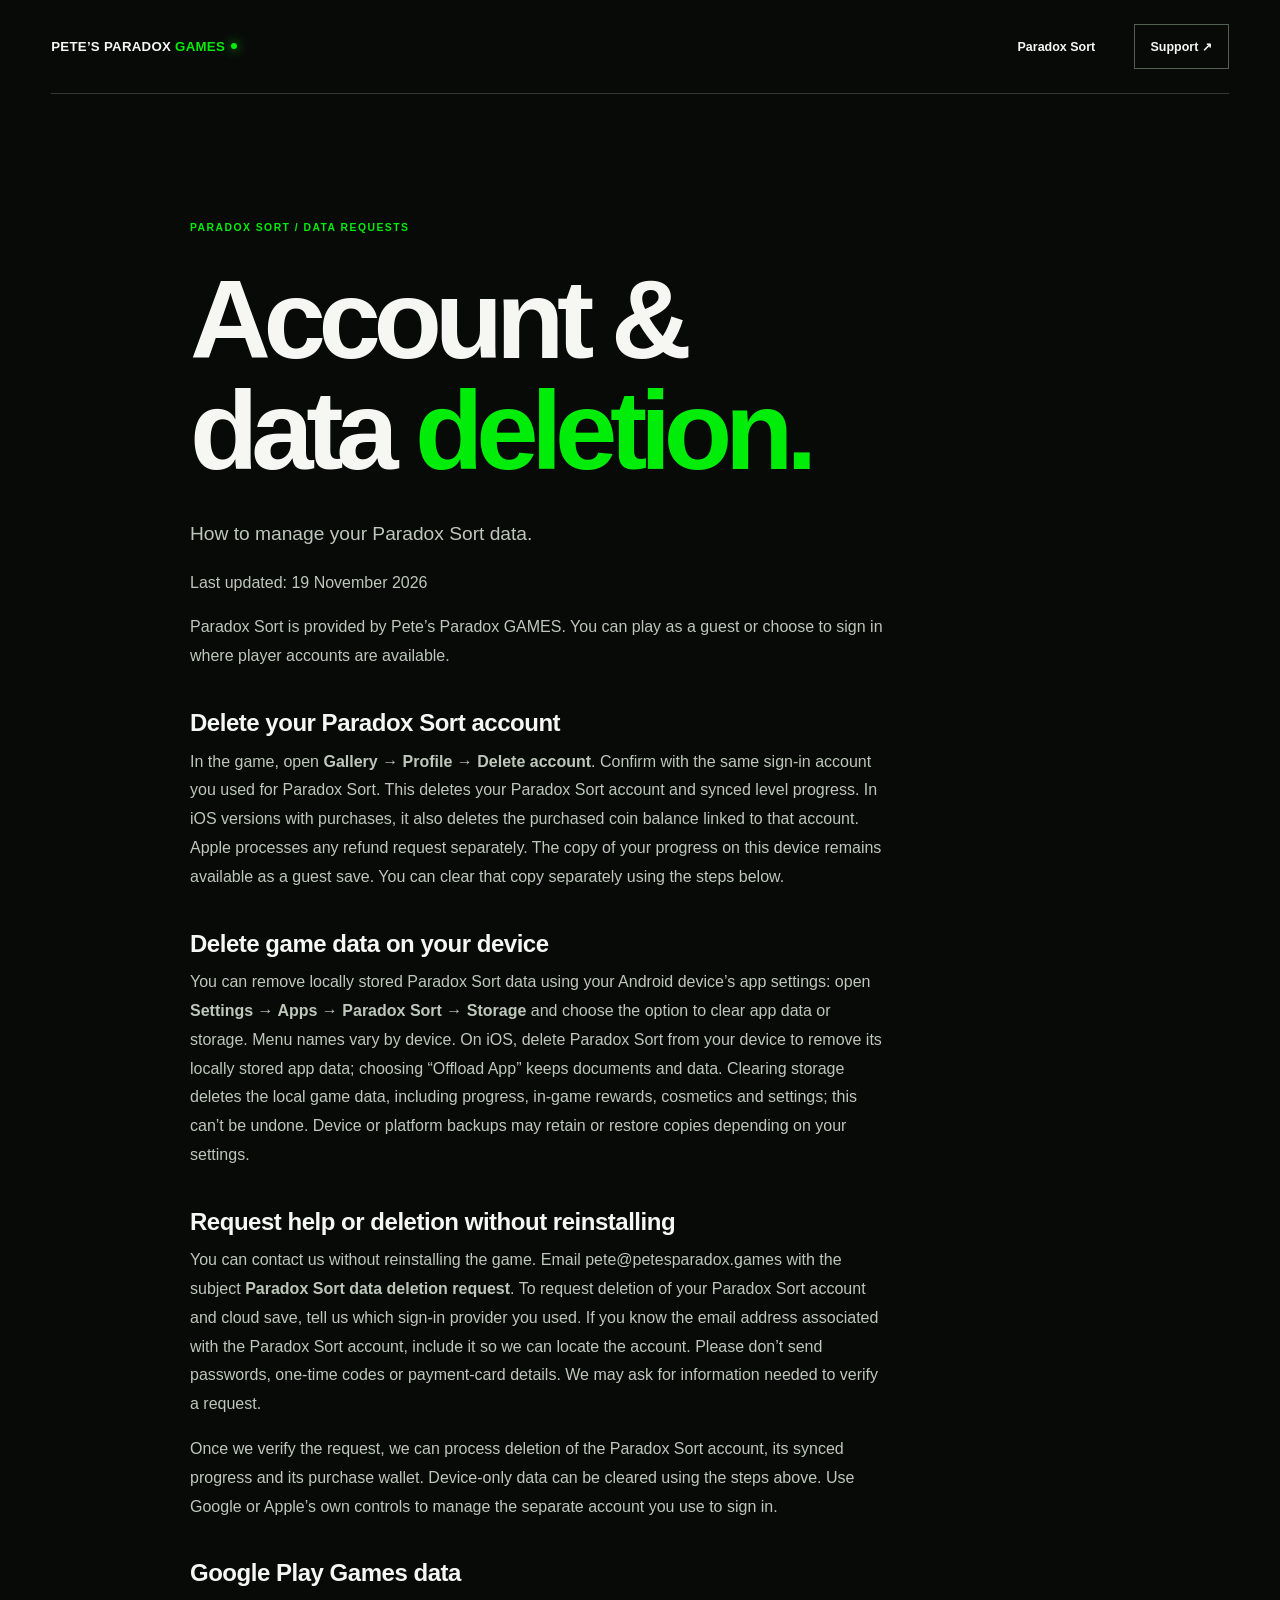
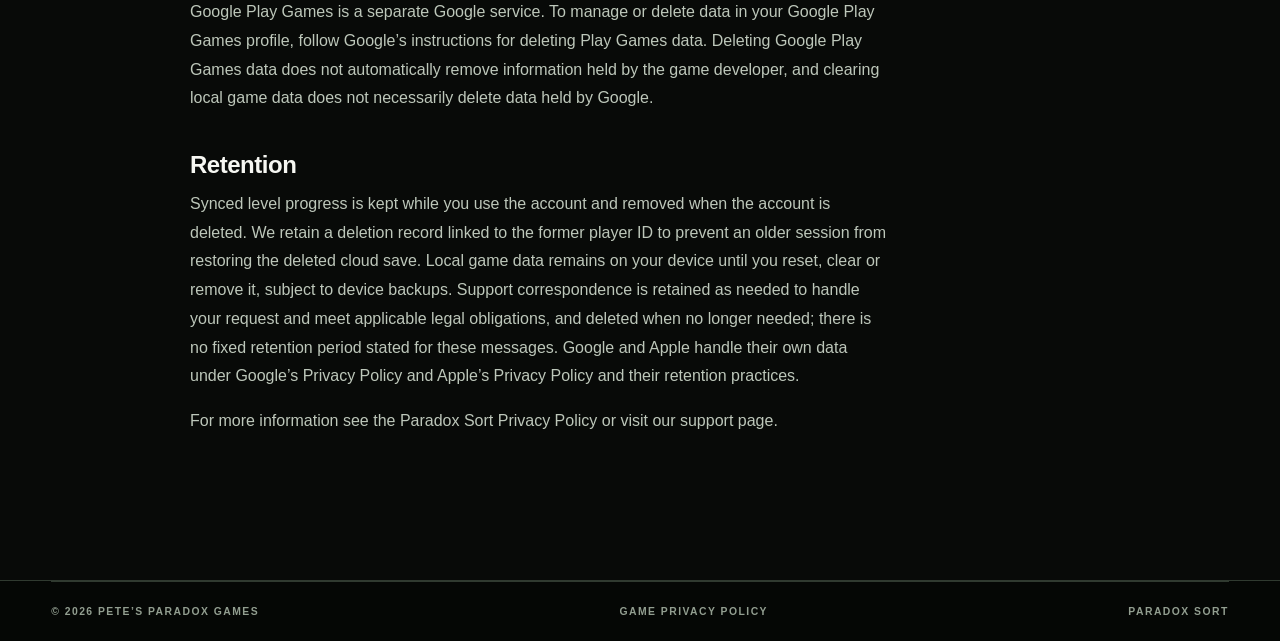
<file: paradox-sort/delete-account/index.html>
<!doctype html><html lang="en"><head><meta charset="utf-8"><meta name="viewport" content="width=device-width,initial-scale=1"><title>Paradox Sort Account and Data Deletion | Pete’s Paradox GAMES</title><meta name="description" content="Learn how to request deletion of Paradox Sort data and contact Pete’s Paradox GAMES without reinstalling the app."><meta name="theme-color" content="#080a08"><link rel="canonical" href="https://petesparadox.games/paradox-sort/delete-account/"><link rel="stylesheet" href="/style.css?v=paradox-sort-1"><link rel="icon" href="/favicon.png"><link rel="apple-touch-icon" href="/apple-touch-icon.png"></head><body><a class="skip" href="#main">Skip to content</a><header class="header wrap"><a class="brand" href="/">PETE’S PARADOX <span>GAMES</span><i aria-hidden="true"></i></a><nav aria-label="Main navigation"><a href="/paradox-sort/">Paradox Sort</a><a class="nav-contact" href="/paradox-sort/#support">Support ↗</a></nav></header><main id="main" class="wrap privacy section"><p class="eyebrow green">PARADOX SORT / DATA REQUESTS</p><h1>Account &amp;<br>data <span class="green">deletion.</span></h1><p class="lead">How to manage your Paradox Sort data.</p><div class="prose"><p>Last updated: 19 November 2026</p><p>Paradox Sort is provided by Pete’s Paradox GAMES. You can play as a guest or choose to sign in where player accounts are available.</p><h2>Delete your Paradox Sort account</h2><p>In the game, open <strong>Gallery → Profile → Delete account</strong>. Confirm with the same sign-in account you used for Paradox Sort. This deletes your Paradox Sort account and synced level progress. In iOS versions with purchases, it also deletes the purchased coin balance linked to that account. Apple processes any refund request separately. The copy of your progress on this device remains available as a guest save. You can clear that copy separately using the steps below.</p><h2>Delete game data on your device</h2><p>You can remove locally stored Paradox Sort data using your Android device’s app settings: open <strong>Settings → Apps → Paradox Sort → Storage</strong> and choose the option to clear app data or storage. Menu names vary by device. On iOS, delete Paradox Sort from your device to remove its locally stored app data; choosing “Offload App” keeps documents and data. Clearing storage deletes the local game data, including progress, in-game rewards, cosmetics and settings; this can’t be undone. Device or platform backups may retain or restore copies depending on your settings.</p><h2>Request help or deletion without reinstalling</h2><p>You can contact us without reinstalling the game. Email <a href="mailto:pete@petesparadox.games?subject=Paradox%20Sort%20data%20deletion%20request">pete@petesparadox.games</a> with the subject <strong>Paradox Sort data deletion request</strong>. To request deletion of your Paradox Sort account and cloud save, tell us which sign-in provider you used. If you know the email address associated with the Paradox Sort account, include it so we can locate the account. Please don’t send passwords, one-time codes or payment-card details. We may ask for information needed to verify a request.</p><p>Once we verify the request, we can process deletion of the Paradox Sort account, its synced progress and its purchase wallet. Device-only data can be cleared using the steps above. Use Google or Apple’s own controls to manage the separate account you use to sign in.</p><h2>Google Play Games data</h2><p>Google Play Games is a separate Google service. To manage or delete data in your Google Play Games profile, follow <a href="https://support.google.com/googleplay/answer/9130646">Google’s instructions for deleting Play Games data</a>. Deleting Google Play Games data does not automatically remove information held by the game developer, and clearing local game data does not necessarily delete data held by Google.</p><h2>Retention</h2><p>Synced level progress is kept while you use the account and removed when the account is deleted. We retain a deletion record linked to the former player ID to prevent an older session from restoring the deleted cloud save. Local game data remains on your device until you reset, clear or remove it, subject to device backups. Support correspondence is retained as needed to handle your request and meet applicable legal obligations, and deleted when no longer needed; there is no fixed retention period stated for these messages. Google and Apple handle their own data under <a href="https://policies.google.com/privacy">Google’s Privacy Policy</a> and <a href="https://www.apple.com/legal/privacy/">Apple’s Privacy Policy</a> and their retention practices.</p><p>For more information see the <a href="/privacy-policy/">Paradox Sort Privacy Policy</a> or visit our <a href="/paradox-sort/#support">support page</a>.</p></div></main><footer><div class="wrap footer-bottom"><span>© 2026 PETE’S PARADOX GAMES</span><a href="/privacy-policy/">GAME PRIVACY POLICY</a><a href="/paradox-sort/">PARADOX SORT</a></div></footer></body></html>
</file>
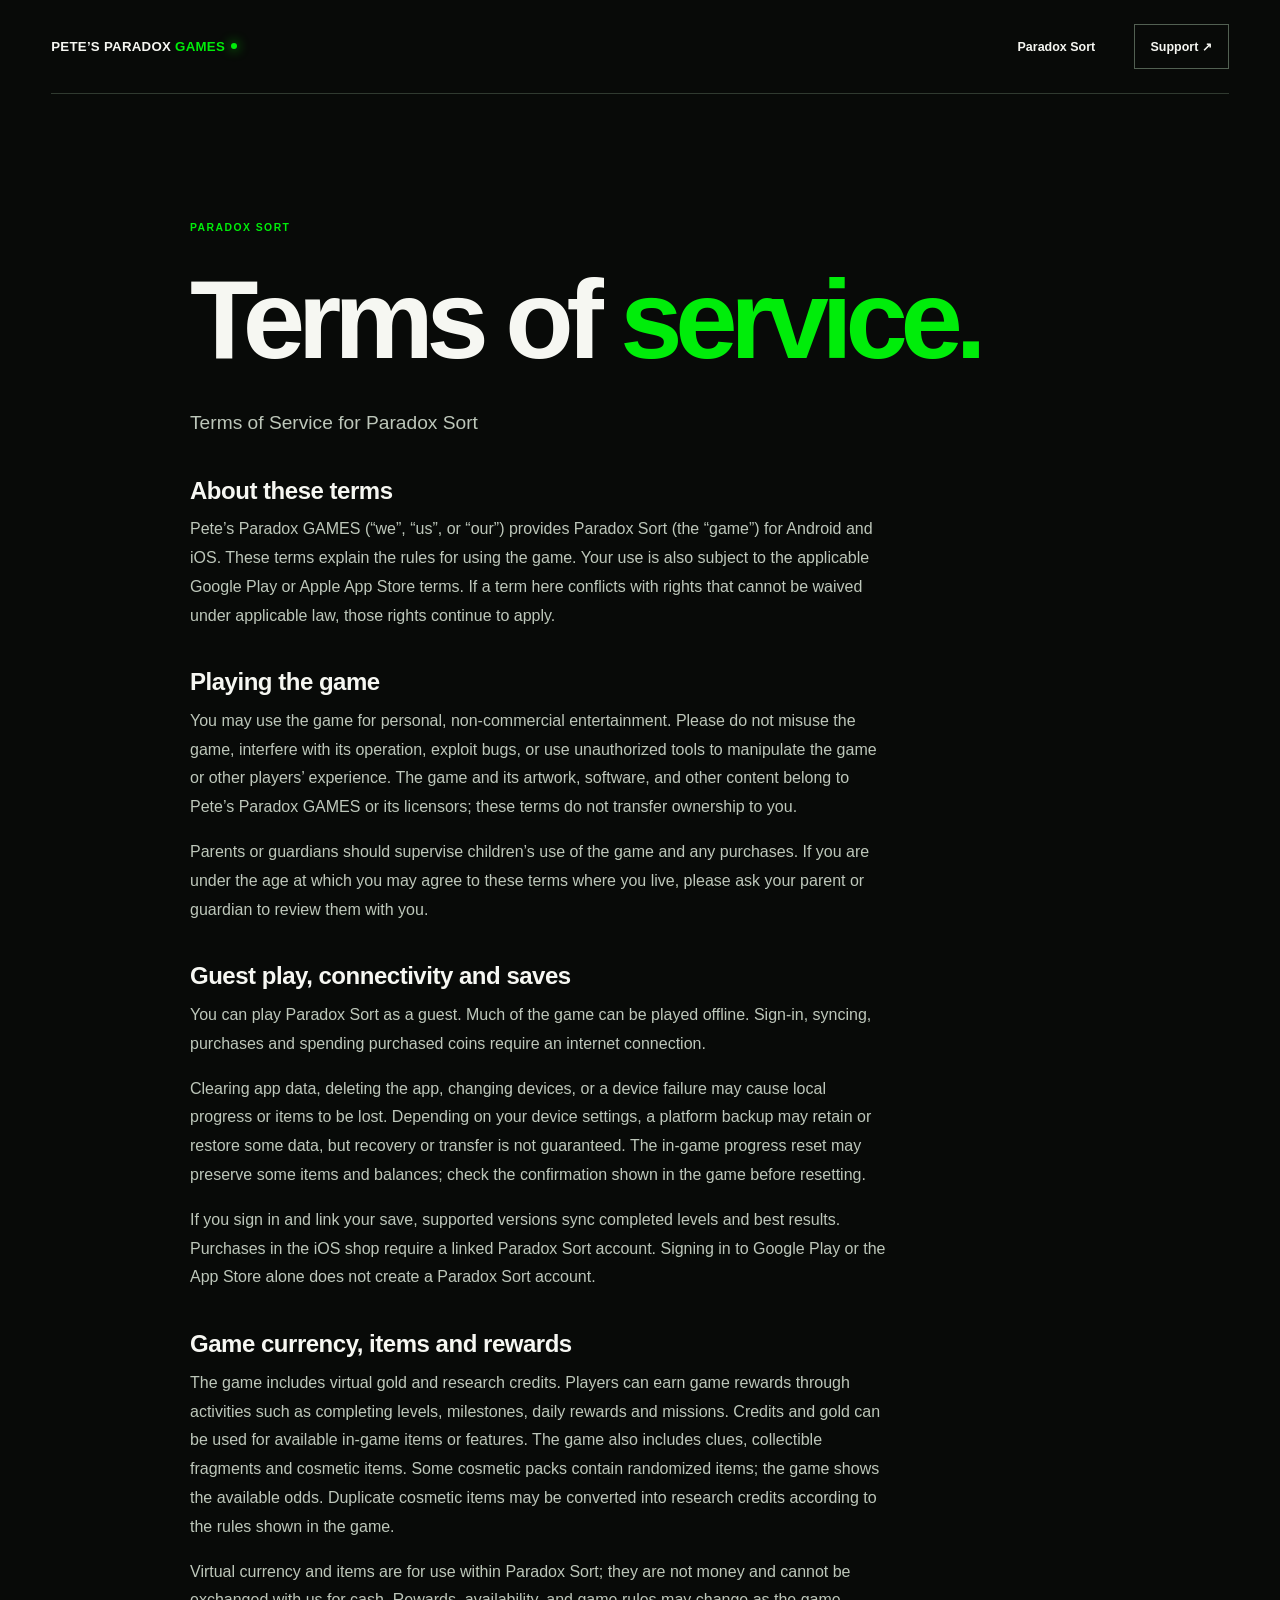
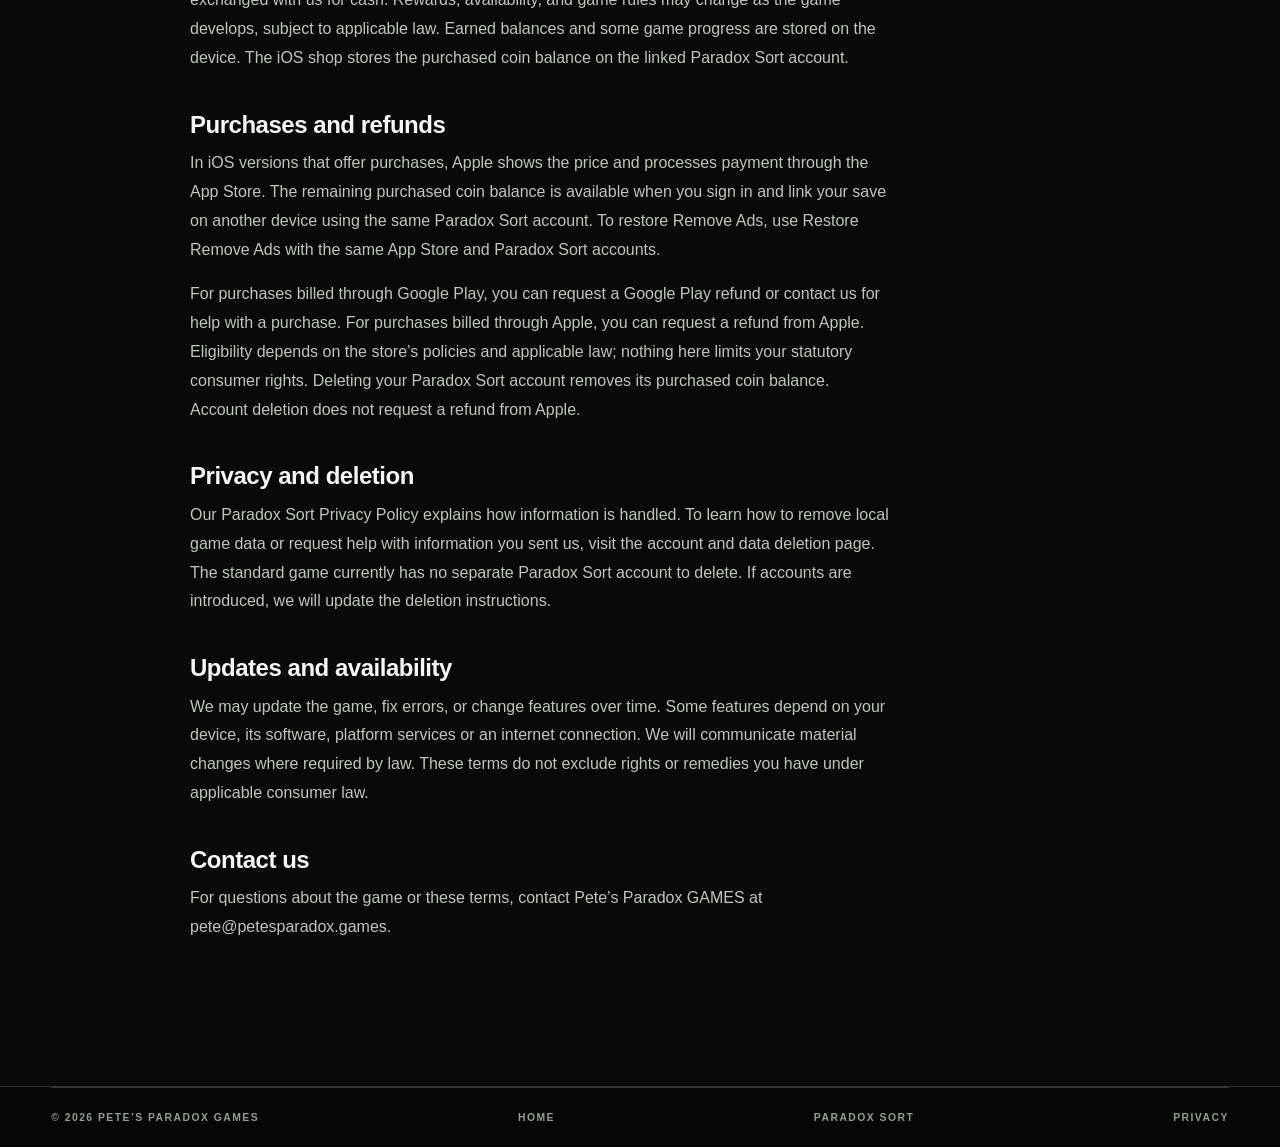
<file: paradox-sort/terms-of-service/index.html>
<!doctype html><html lang="en"><head><meta charset="utf-8"><meta name="viewport" content="width=device-width,initial-scale=1"><title>Paradox Sort Terms of Service | Pete’s Paradox GAMES</title><meta name="description" content="Terms of service for Paradox Sort on Android and iOS."><link rel="canonical" href="https://petesparadox.games/paradox-sort/terms-of-service/"><link rel="stylesheet" href="/style.css?v=paradox-sort-1"><link rel="icon" href="/favicon.png"><link rel="apple-touch-icon" href="/apple-touch-icon.png"><meta name="theme-color" content="#080a08"></head><body><a class="skip" href="#main">Skip to content</a><header class="header wrap"><a class="brand" href="/">PETE’S PARADOX <span>GAMES</span><i aria-hidden="true"></i></a><nav aria-label="Main navigation"><a href="/paradox-sort/">Paradox Sort</a><a class="nav-contact" href="/paradox-sort/#support">Support ↗</a></nav></header><main id="main" class="wrap privacy section"><p class="eyebrow green">PARADOX SORT</p><h1>Terms of <span class="green">service.</span></h1><p class="lead">Terms of Service for Paradox Sort</p><div class="prose"><h2>About these terms</h2>
<p>Pete’s Paradox GAMES (“we”, “us”, or “our”) provides Paradox Sort (the “game”) for Android and iOS. These terms explain the rules for using the game. Your use is also subject to the applicable Google Play or Apple App Store terms. If a term here conflicts with rights that cannot be waived under applicable law, those rights continue to apply.</p>
<h2>Playing the game</h2>
<p>You may use the game for personal, non-commercial entertainment. Please do not misuse the game, interfere with its operation, exploit bugs, or use unauthorized tools to manipulate the game or other players’ experience. The game and its artwork, software, and other content belong to Pete’s Paradox GAMES or its licensors; these terms do not transfer ownership to you.</p>
<p>Parents or guardians should supervise children’s use of the game and any purchases. If you are under the age at which you may agree to these terms where you live, please ask your parent or guardian to review them with you.</p>
<h2>Guest play, connectivity and saves</h2>
<p>You can play Paradox Sort as a guest. Much of the game can be played offline. Sign-in, syncing, purchases and spending purchased coins require an internet connection.</p>
<p>Clearing app data, deleting the app, changing devices, or a device failure may cause local progress or items to be lost. Depending on your device settings, a platform backup may retain or restore some data, but recovery or transfer is not guaranteed. The in-game progress reset may preserve some items and balances; check the confirmation shown in the game before resetting.</p>
<p>If you sign in and link your save, supported versions sync completed levels and best results. Purchases in the iOS shop require a linked Paradox Sort account. Signing in to Google Play or the App Store alone does not create a Paradox Sort account.</p>
<h2>Game currency, items and rewards</h2>
<p>The game includes virtual gold and research credits. Players can earn game rewards through activities such as completing levels, milestones, daily rewards and missions. Credits and gold can be used for available in-game items or features. The game also includes clues, collectible fragments and cosmetic items. Some cosmetic packs contain randomized items; the game shows the available odds. Duplicate cosmetic items may be converted into research credits according to the rules shown in the game.</p>
<p>Virtual currency and items are for use within Paradox Sort; they are not money and cannot be exchanged with us for cash. Rewards, availability, and game rules may change as the game develops, subject to applicable law. Earned balances and some game progress are stored on the device. The iOS shop stores the purchased coin balance on the linked Paradox Sort account.</p>
<h2>Purchases and refunds</h2>
<p>In iOS versions that offer purchases, Apple shows the price and processes payment through the App Store. The remaining purchased coin balance is available when you sign in and link your save on another device using the same Paradox Sort account. To restore Remove Ads, use Restore Remove Ads with the same App Store and Paradox Sort accounts.</p>
<p>For purchases billed through Google Play, you can <a href="https://support.google.com/googleplay/answer/2479637">request a Google Play refund</a> or contact us for help with a purchase. For purchases billed through Apple, you can <a href="https://support.apple.com/118223">request a refund from Apple</a>. Eligibility depends on the store’s policies and applicable law; nothing here limits your statutory consumer rights. Deleting your Paradox Sort account removes its purchased coin balance. Account deletion does not request a refund from Apple.</p>
<h2>Privacy and deletion</h2>
<p>Our <a href="https://petesparadox.games/privacy-policy/">Paradox Sort Privacy Policy</a> explains how information is handled. To learn how to remove local game data or request help with information you sent us, visit the <a href="https://petesparadox.games/paradox-sort/delete-account/">account and data deletion page</a>. The standard game currently has no separate Paradox Sort account to delete. If accounts are introduced, we will update the deletion instructions.</p>
<h2>Updates and availability</h2>
<p>We may update the game, fix errors, or change features over time. Some features depend on your device, its software, platform services or an internet connection. We will communicate material changes where required by law. These terms do not exclude rights or remedies you have under applicable consumer law.</p>
<h2>Contact us</h2>
<p>For questions about the game or these terms, contact Pete’s Paradox GAMES at <a href="mailto:pete@petesparadox.games">pete@petesparadox.games</a>.</p></div></main><footer><div class="wrap footer-bottom"><span>© 2026 PETE’S PARADOX GAMES</span><a href="/">HOME</a><a href="/paradox-sort/">PARADOX SORT</a><a href="/privacy-policy/">PRIVACY</a></div></footer></body></html>
</file>
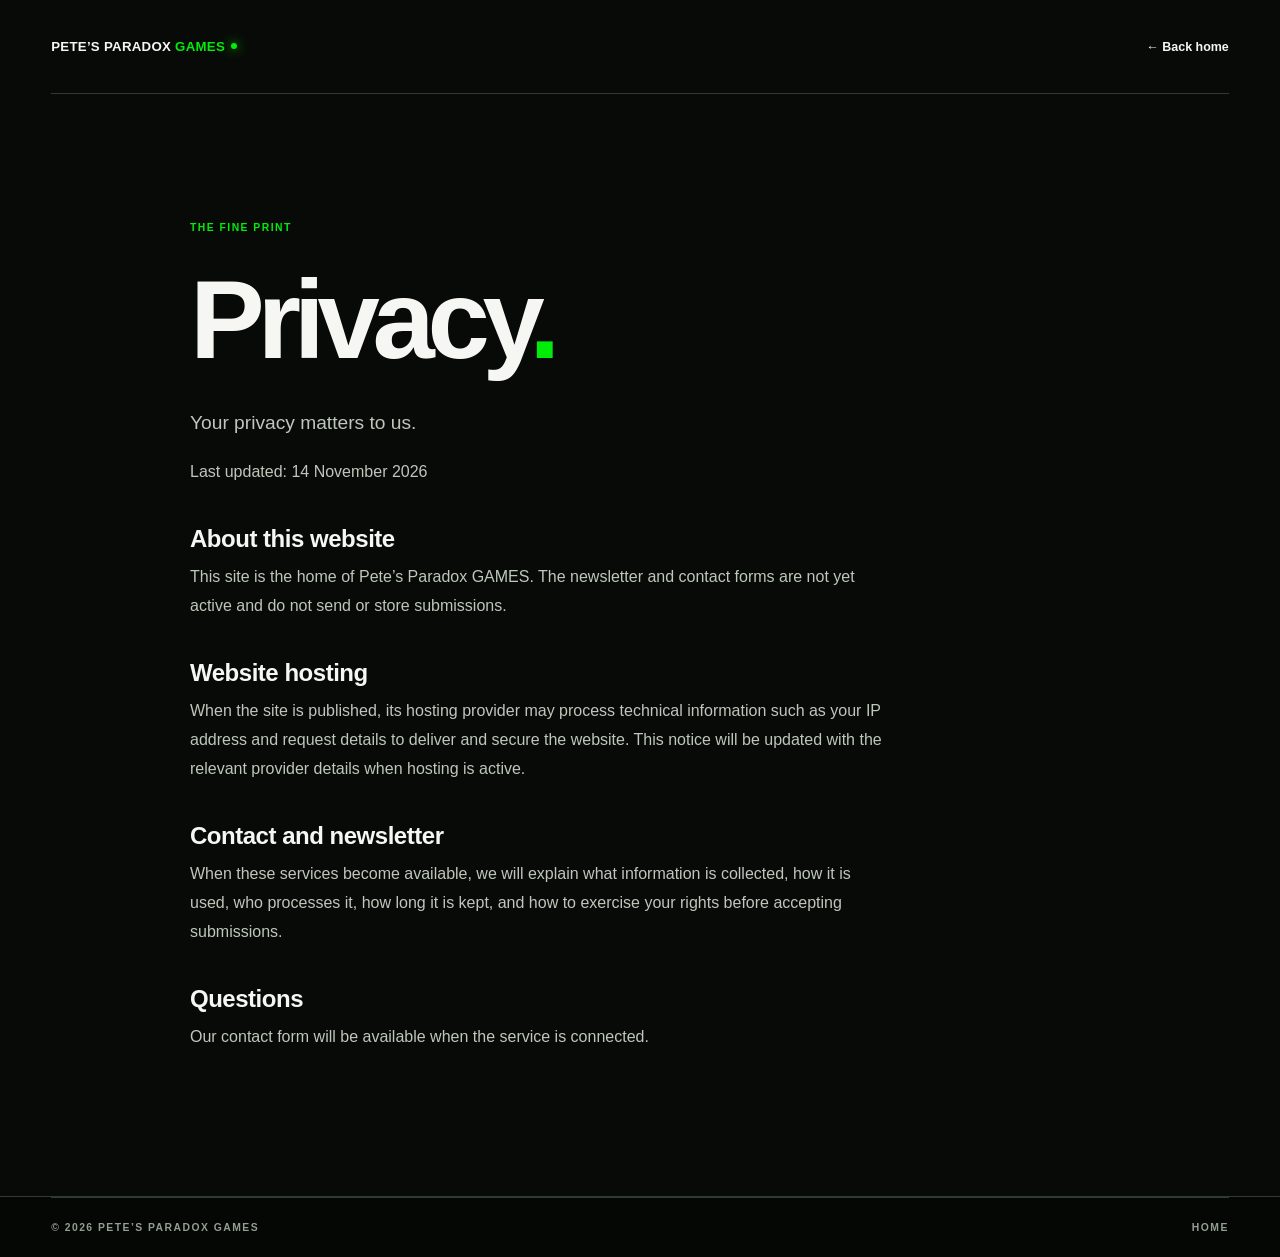
<file: privacy.html>
<!doctype html><html lang="en"><head><meta charset="utf-8"><meta name="viewport" content="width=device-width, initial-scale=1"><title>Privacy — Pete’s Paradox GAMES</title><meta name="description" content="Privacy information for Pete’s Paradox GAMES."><link rel="icon" type="image/png" sizes="192x192" href="/favicon.png"><link rel="apple-touch-icon" sizes="180x180" href="/apple-touch-icon.png"><meta name="theme-color" content="#080a08"><link rel="canonical" href="https://petesparadox.games/privacy.html"><link rel="stylesheet" href="style.css"></head><body><a class="skip" href="#main">Skip to content</a><header class="header wrap"><a class="brand" href="index.html">PETE’S PARADOX <span>GAMES</span><i aria-hidden="true"></i></a><nav aria-label="Main navigation"><a href="index.html">← Back home</a></nav></header><main id="main" class="wrap privacy section"><p class="eyebrow green">THE FINE PRINT</p><h1>Privacy<span class="green">.</span></h1><p class="lead">Your privacy matters to us.</p><div class="prose"><p>Last updated: 14 November 2026</p><h2>About this website</h2><p>This site is the home of Pete’s Paradox GAMES. The newsletter and contact forms are not yet active and do not send or store submissions.</p><h2>Website hosting</h2><p>When the site is published, its hosting provider may process technical information such as your IP address and request details to deliver and secure the website. This notice will be updated with the relevant provider details when hosting is active.</p><h2>Contact and newsletter</h2><p>When these services become available, we will explain what information is collected, how it is used, who processes it, how long it is kept, and how to exercise your rights before accepting submissions.</p><h2>Questions</h2><p>Our contact form will be available when the service is connected.</p></div></main><footer><div class="wrap footer-bottom"><span>© 2026 PETE’S PARADOX GAMES</span><a href="index.html">HOME</a></div></footer></body></html>
</file>
<file: style.css>
:root{color-scheme:dark;--bg:#080a08;--panel:#111511;--ink:#f6f7f2;--muted:#a4ada2;--green:#00ed0a;--line:#303a30;--space:clamp(5rem,10vw,10rem);--ease:cubic-bezier(.2,.7,.2,1)}*{box-sizing:border-box}html{scroll-behavior:smooth}body{margin:0;background:var(--bg);color:var(--ink);font-family:Arial,Helvetica,sans-serif}a{color:inherit;text-decoration:none}button,input,textarea,select{font:inherit}a:focus-visible,button:focus-visible,input:focus-visible,textarea:focus-visible,select:focus-visible{outline:3px solid var(--green);outline-offset:4px}.skip{position:absolute;left:1rem;top:-5rem;background:var(--green);color:#000;padding:1rem;z-index:5}.skip:focus{top:1rem}.wrap{width:min(1400px,calc(100% - 8vw));margin:auto}.header{height:94px;display:flex;align-items:center;justify-content:space-between;border-bottom:1px solid var(--line);gap:2rem}.brand{font-weight:900;font-size:.83rem;letter-spacing:.02em;white-space:nowrap}.brand span{color:var(--green)}.brand i{display:inline-block;width:6px;height:6px;background:var(--green);border-radius:50%;margin:0 0 .1rem .4rem;box-shadow:0 0 12px var(--green)}nav{display:flex;align-items:center;gap:2.4rem;font-size:.78rem;font-weight:700}nav a{transition:color .2s}nav a:hover,.text-link:hover{color:var(--green)}.nav-contact{border:1px solid #526052;padding:.85rem 1rem}.nav-contact span{color:var(--green);margin-left:1rem}.hero{min-height:690px;display:grid;grid-template-columns:1fr 1.08fr;align-items:center;gap:3rem;position:relative;padding:5rem 0 7rem}.eyebrow,.section-index,.card-top,.hero-foot,.art-label,.art-bottom,.footer-label,.footer-bottom{font-size:.65rem;font-weight:800;letter-spacing:.14em}.eyebrow{color:#bdc7ba;margin:0 0 2rem}.dot{display:inline-block;width:8px;height:8px;background:var(--green);border-radius:50%;margin-right:.6rem;box-shadow:0 0 12px var(--green)}h1,h2,p{margin-top:0}h1,h2{letter-spacing:-.065em;line-height:.99;font-weight:900}h1{font-size:clamp(3.9rem,7.1vw,7.5rem);margin-bottom:2rem}h2{font-size:clamp(3.1rem,5.6vw,6.2rem);margin-bottom:2rem}h1 em,h2 em{font-style:normal;color:var(--green)}.lead{font-size:clamp(1.1rem,1.5vw,1.35rem);color:#bdc7ba;line-height:1.6}.hero-actions{display:flex;align-items:center;gap:2rem;margin-top:2.5rem;flex-wrap:wrap}.button{border:0;min-height:58px;padding:1rem 1.35rem;display:inline-flex;align-items:center;justify-content:space-between;gap:3rem;font-size:.72rem;letter-spacing:.09em;font-weight:900;cursor:pointer;transition:transform .2s var(--ease),box-shadow .2s}.button:hover{transform:translateY(-2px);box-shadow:0 0 25px #00ed0a40}.primary{background:var(--green);color:#071007}.text-link{font-size:.8rem;font-weight:700;transition:color .2s}.text-link span{margin-left:.5rem;color:var(--green)}.hero-art{position:relative;background:#000;border:1px solid #273327;box-shadow:0 0 80px #00ed0a0b;min-width:0}.hero-art:before,.hero-art:after{content:"";position:absolute;width:16px;height:16px;border-color:var(--green);z-index:1}.hero-art:before{top:-1px;left:-1px;border-top:2px solid;border-left:2px solid}.hero-art:after{bottom:-1px;right:-1px;border-bottom:2px solid;border-right:2px solid}.hero-art img{width:100%;height:auto;display:block}.art-label,.art-bottom{position:absolute;left:1.2rem;right:1.2rem;display:flex;justify-content:space-between;color:#748373;font-size:.55rem}.art-label{top:1.2rem}.art-label span:last-child{color:var(--green)}.art-bottom{bottom:1.2rem}.art-bottom span:last-child{color:var(--green);font-size:1.2rem}.hero-foot{position:absolute;bottom:2rem;left:0;right:0;display:flex;justify-content:space-between;color:#899487}.ticker{overflow:hidden;background:var(--green);color:#071007;padding:1rem 0;white-space:nowrap;font-size:.7rem;letter-spacing:.16em;font-weight:900}.ticker div{width:max-content;word-spacing:.3rem}.ticker b{font-size:1rem;margin:0 2.5rem}.section{padding-top:var(--space);padding-bottom:var(--space)}.section-index{display:flex;align-items:center;gap:1rem;color:#8b998a;margin-bottom:4rem}.line{height:1px;background:var(--line);width:60px}.green{color:var(--green)}.about{display:grid;grid-template-columns:.5fr 1.3fr .7fr;gap:3rem;align-items:start}.about-copy{padding-top:6rem;color:#b8c2b6;line-height:1.8;font-size:1.05rem}.about-copy .text-link{display:inline-block;color:var(--ink);margin-top:1rem}.newsletter{background:#101610;border-block:1px solid #243024}.newsletter-grid,.contact{display:grid;grid-template-columns:1fr 1fr;gap:clamp(3rem,10vw,10rem)}.section-copy{max-width:440px;color:#b5c0b3;font-size:1.08rem;line-height:1.75}.form-card{background:#0b0e0b;border:1px solid #344134;padding:clamp(1.5rem,3vw,2.8rem);align-self:start}.card-top{display:flex;justify-content:space-between;color:#90a08e;padding-bottom:1.5rem;border-bottom:1px solid var(--line);margin-bottom:2rem}.card-top span:last-child{color:var(--green);font-size:1rem}label{display:block;font-size:.76rem;font-weight:700;margin:1.1rem 0 .65rem}label span{font-weight:400;color:#899487}input,select,textarea{width:100%;border:1px solid #3b493a;background:#141a14;color:var(--ink);padding:1rem;border-radius:0}input::placeholder{color:#849081}textarea{resize:vertical}.full{width:100%;margin-top:1.5rem}.form-note,.status{color:#a6b2a3;font-size:.75rem;line-height:1.6;margin:1rem 0 0}.status:empty{display:none}.two{display:grid;grid-template-columns:1fr 1fr;gap:1rem}.trap{position:absolute;left:-10000px;width:1px;height:1px;overflow:hidden}.contact-mark{font-size:8rem;color:var(--green);line-height:1;margin-top:3rem}.contact-card{background:#101510}footer{background:#050705;border-top:1px solid var(--line)}.footer-top{display:grid;grid-template-columns:2fr 1fr 1fr;gap:3rem;padding-top:4rem;padding-bottom:4rem}.footer-top p{color:#9ba89a;font-size:.85rem;line-height:1.6;margin-top:1rem}.footer-top a:not(.brand){display:block;font-size:.85rem;margin:.8rem 0}.footer-top .footer-label{color:var(--green);font-size:.65rem;margin:0 0 1.5rem}.footer-bottom{border-top:1px solid var(--line);display:flex;justify-content:space-between;gap:1rem;padding-top:1.5rem;padding-bottom:1.5rem;color:#929e90}.privacy{max-width:900px}.privacy h1{font-size:clamp(4rem,9vw,7rem)}.prose{max-width:700px;color:#bdc7ba;line-height:1.8}.prose h2{font-size:1.5rem;letter-spacing:-.02em;color:var(--ink);margin:2.5rem 0 .8rem}@media(max-width:850px){.header{height:80px}nav{gap:1rem}nav a:not(.nav-contact){display:none}.hero{grid-template-columns:1fr;min-height:0;gap:3rem;padding:5rem 0 6rem}.hero-art{max-width:650px}.hero-foot span:nth-child(2){display:none}.about{grid-template-columns:1fr;gap:0}.about .section-index{margin-bottom:3rem}.about-copy{padding-top:1rem;max-width:560px}.newsletter-grid,.contact{grid-template-columns:1fr;gap:3rem}.contact-mark{display:none}.footer-top{grid-template-columns:1fr 1fr}.footer-top>div:first-child{grid-column:1/-1}}@media(max-width:480px){.wrap{width:calc(100% - 2.5rem)}.brand{font-size:.68rem}.nav-contact{padding:.7rem;font-size:.65rem}.nav-contact span{margin-left:.3rem}h1{font-size:clamp(3.2rem,13vw,4.8rem)}h2{font-size:clamp(3rem,12vw,4.5rem)}.hero{padding-top:4rem}.hero-actions{gap:1.5rem}.hero-foot{font-size:.55rem}.art-label,.art-bottom{font-size:.45rem}.two{grid-template-columns:1fr;gap:0}.footer-bottom{font-size:.55rem;flex-wrap:wrap}.footer-bottom span:last-child{display:none}}@media(prefers-reduced-motion:reduce){html{scroll-behavior:auto}*,*:before,*:after{transition:none!important;animation:none!important}}

/* Motion decorates the approved logo as a whole, without altering its artwork. */
@media (prefers-reduced-motion: no-preference) {
  .hero-art { animation: signal-glow 4s ease-in-out infinite; }
  .hero-art img { animation: logo-breathe 4s ease-in-out infinite; }
  .art-bottom span:last-child { display: inline-block; animation: signal-spin 12s linear infinite; }
  .ticker .ticker-track { animation: ticker-roll 28s linear infinite; }
  .ticker:hover .ticker-track { animation-play-state: paused; }
}
.ticker .ticker-track { display: flex; width: max-content; }
.ticker .ticker-group { display: block; flex: none; }
@keyframes logo-breathe { 0%, 100% { transform: scale(1); } 50% { transform: scale(1.035); } }
@keyframes signal-glow { 0%, 100% { box-shadow: 0 0 40px rgba(0,237,10,.04); border-color: #273327; } 50% { box-shadow: 0 0 65px rgba(0,237,10,.19); border-color: #286a2a; } }
@keyframes signal-spin { to { transform: rotate(360deg); } }
@keyframes ticker-roll { to { transform: translateX(-50%); } }

/* Paradox Sort feature and support page */
.games-feature { border-top:1px solid var(--line); }
.games-card { display:grid; grid-template-columns:minmax(180px, .65fr) 1.35fr; gap:clamp(2rem,6vw,6rem); align-items:center; background:#101510; border:1px solid #344134; padding:clamp(1.4rem,3vw,3rem); }
.games-card img { display:block; width:100%; max-width:330px; border-radius:12%; }
.games-card h2 { margin-bottom:1rem; }
.games-card p:not(.eyebrow) { color:#b5c0b3; line-height:1.7; max-width:560px; }
.game-hero { display:grid; grid-template-columns:1fr 1fr; gap:clamp(3rem,8vw,8rem); align-items:center; padding-top:clamp(4rem,8vw,8rem); padding-bottom:var(--space); }
.game-hero h1 { font-size:clamp(4.5rem,9vw,9rem); }
.game-tagline { font-size:clamp(1.6rem,3vw,2.5rem); font-weight:800; letter-spacing:-.04em; line-height:1.2; }
.game-art { position:relative; background:#0a0718; border:1px solid #544780; padding:clamp(2.5rem,5vw,4rem); box-shadow:0 0 70px #6a31e42b; }
.game-art img { display:block; width:100%; max-width:500px; margin:auto; border-radius:12%; }
.game-art-label,.game-art-bottom { position:absolute; left:1rem; right:1rem; font-size:.55rem; letter-spacing:.15em; font-weight:800; color:#c0addc; }
.game-art-label { top:1rem; }.game-art-bottom { bottom:1rem; display:flex; justify-content:space-between; }.game-art-bottom span { color:var(--green); }
.store-note { color:#a4ada2; font-size:.8rem; line-height:1.5; margin:1.5rem 0 0; }
.game-about { background:#101610; border-block:1px solid #243024; padding:var(--space) 0; }
.game-about-grid,.support-grid { display:grid; grid-template-columns:1fr 1fr; gap:clamp(3rem,8vw,8rem); }
.game-description { color:#b5c0b3; font-size:1.1rem; line-height:1.8; align-self:center; }
.support-card { background:#101510; border:1px solid #344134; padding:clamp(1.5rem,3vw,3rem); align-self:start; }
.support-card h3 { font-size:clamp(2rem,3vw,3rem); letter-spacing:-.05em; margin:0 0 1rem; }.support-card p:not(.eyebrow) { color:#b5c0b3; line-height:1.7; }
.support-address a { color:var(--ink); text-decoration:underline; text-underline-offset:.2em; overflow-wrap:anywhere; }
@media(max-width:850px) { .game-hero,.game-about-grid,.support-grid { grid-template-columns:1fr; } .game-art { max-width:600px; } }
@media(max-width:600px) { .games-card { grid-template-columns:1fr; }.games-card img { max-width:220px; }.game-hero h1 { font-size:clamp(4rem,17vw,7rem); } }
</file>
